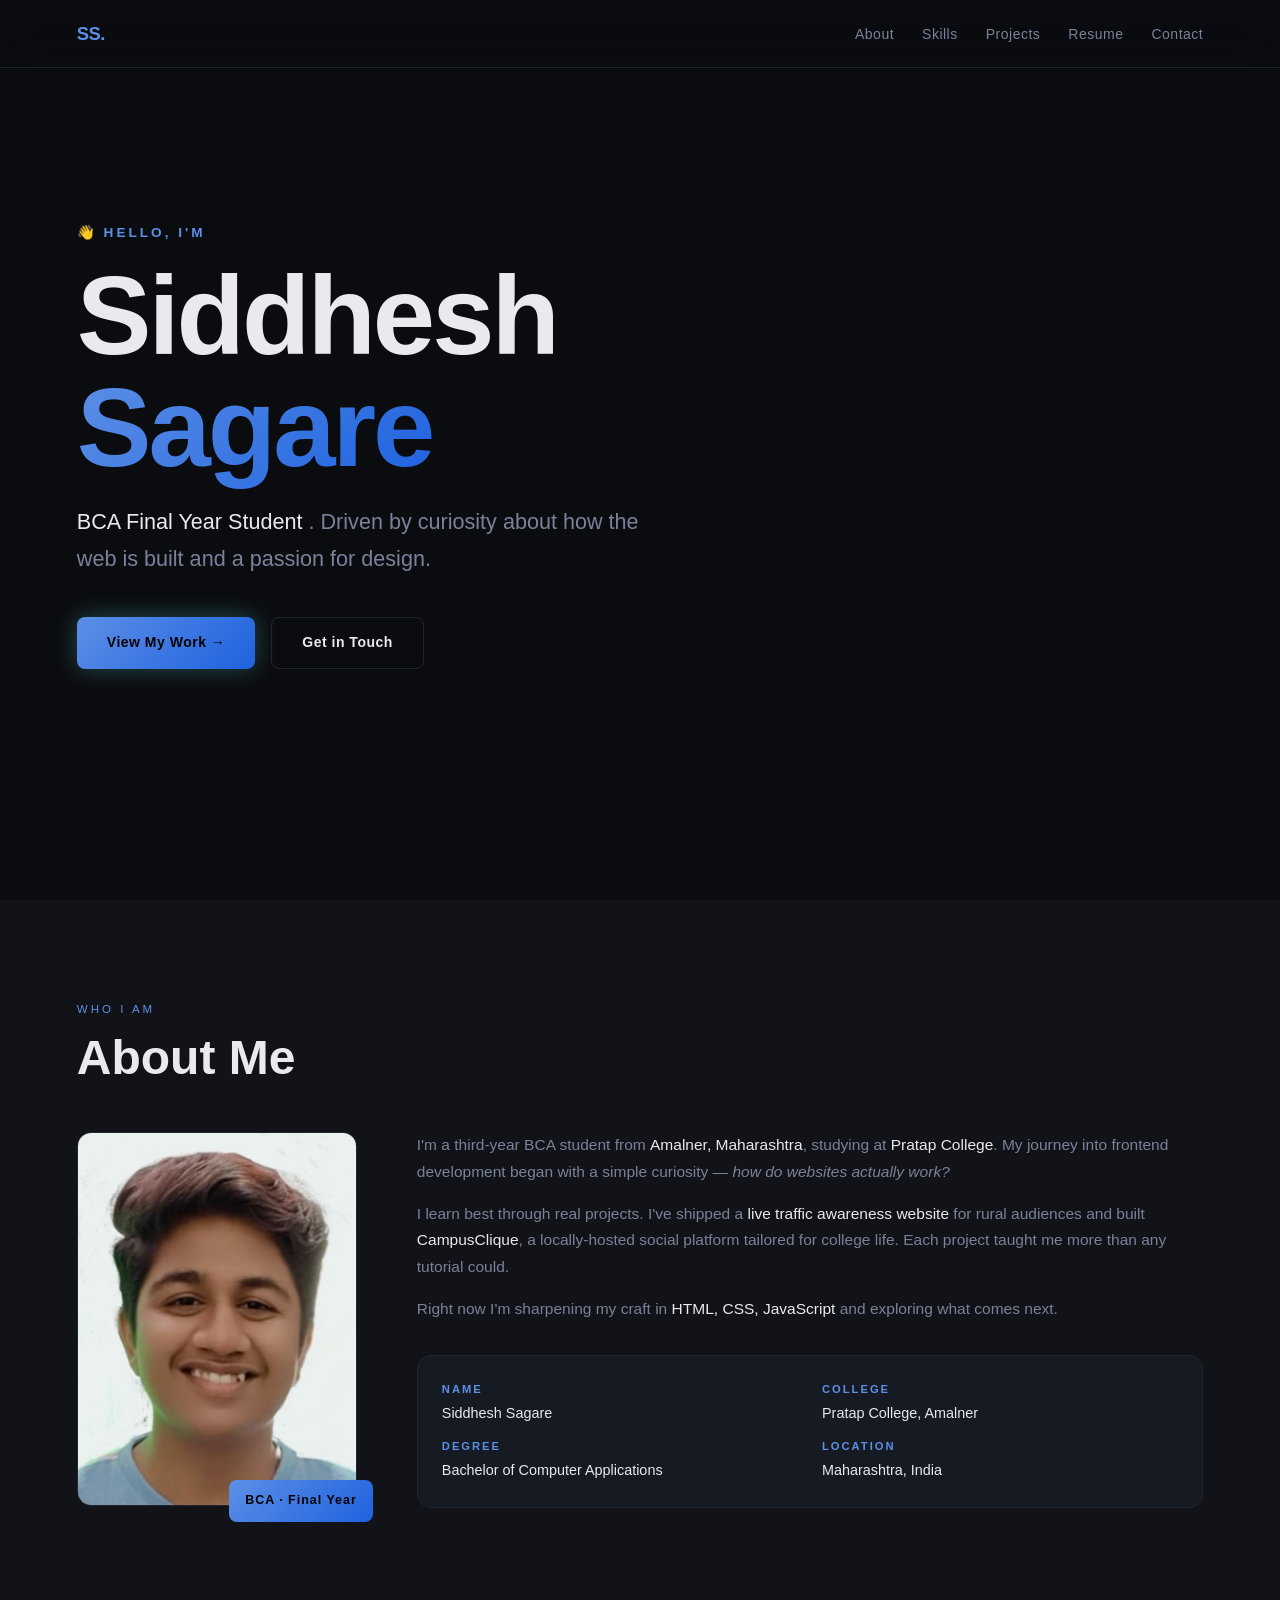
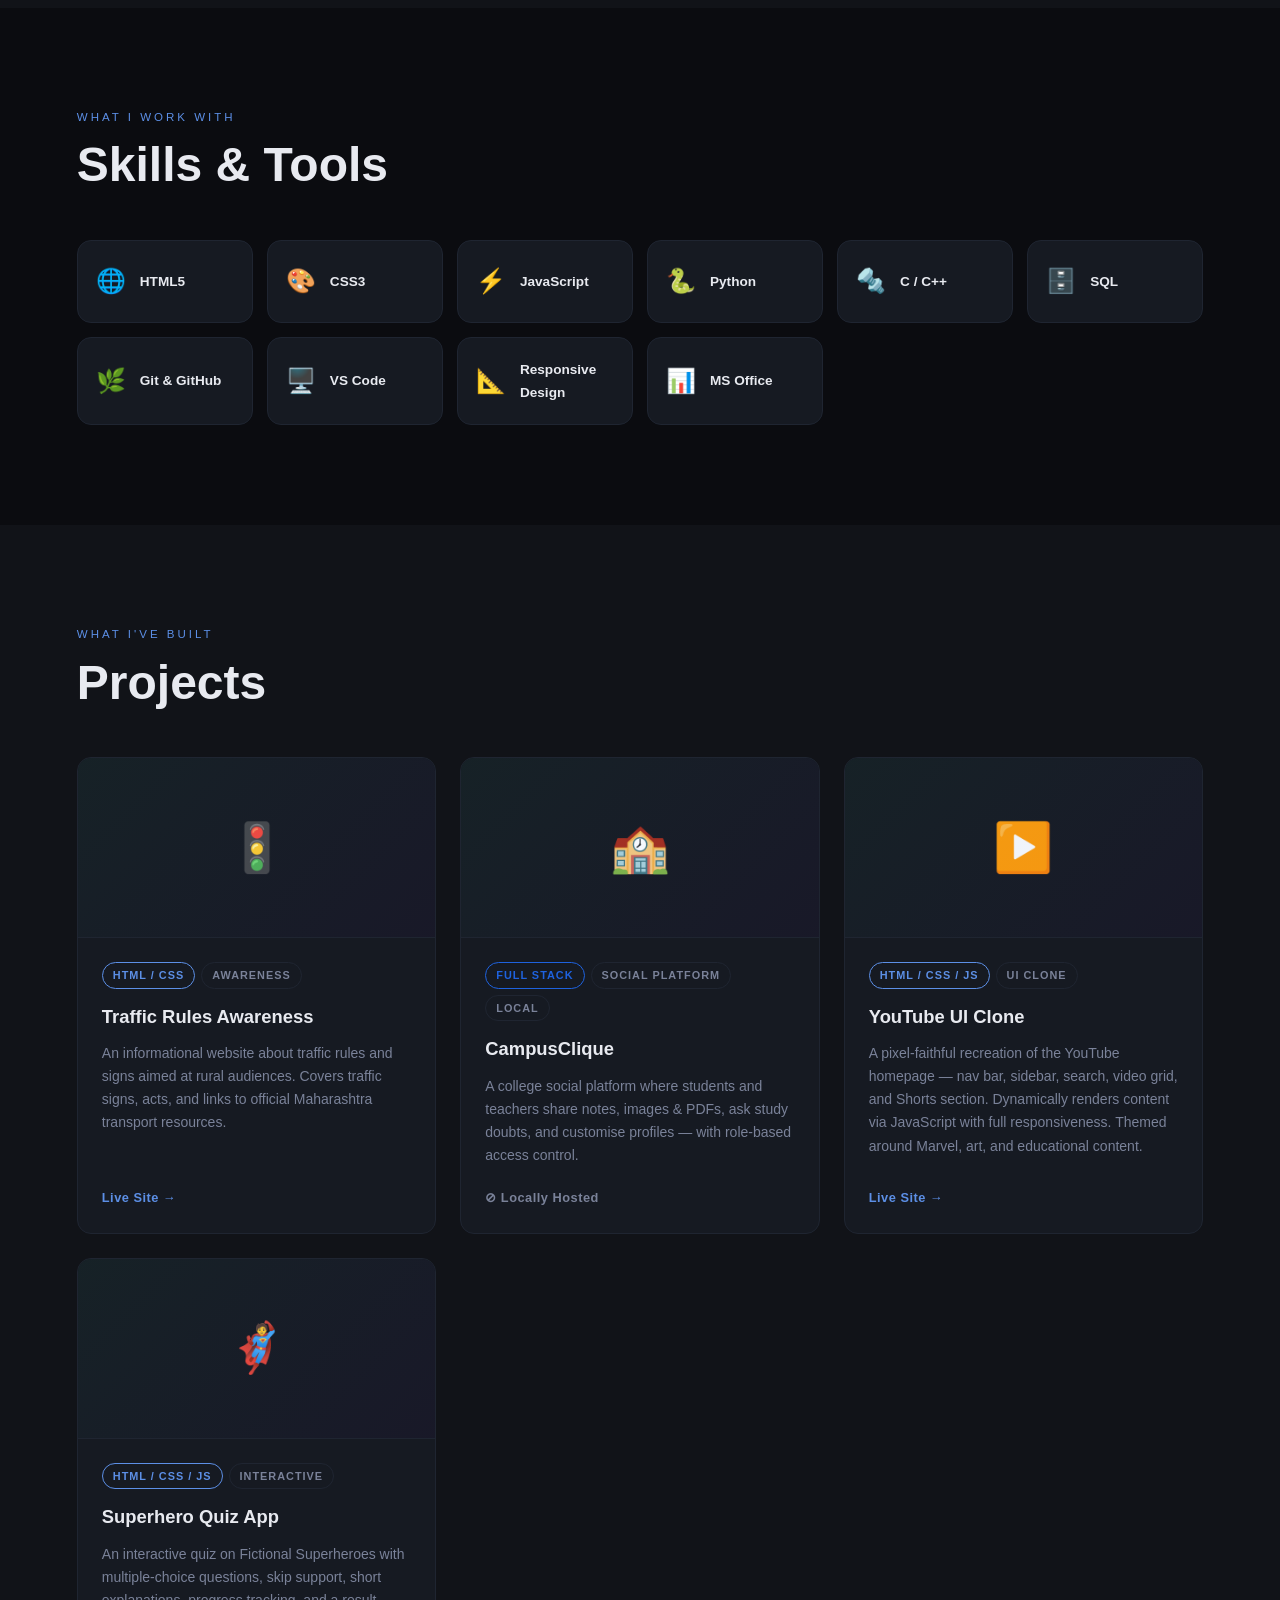
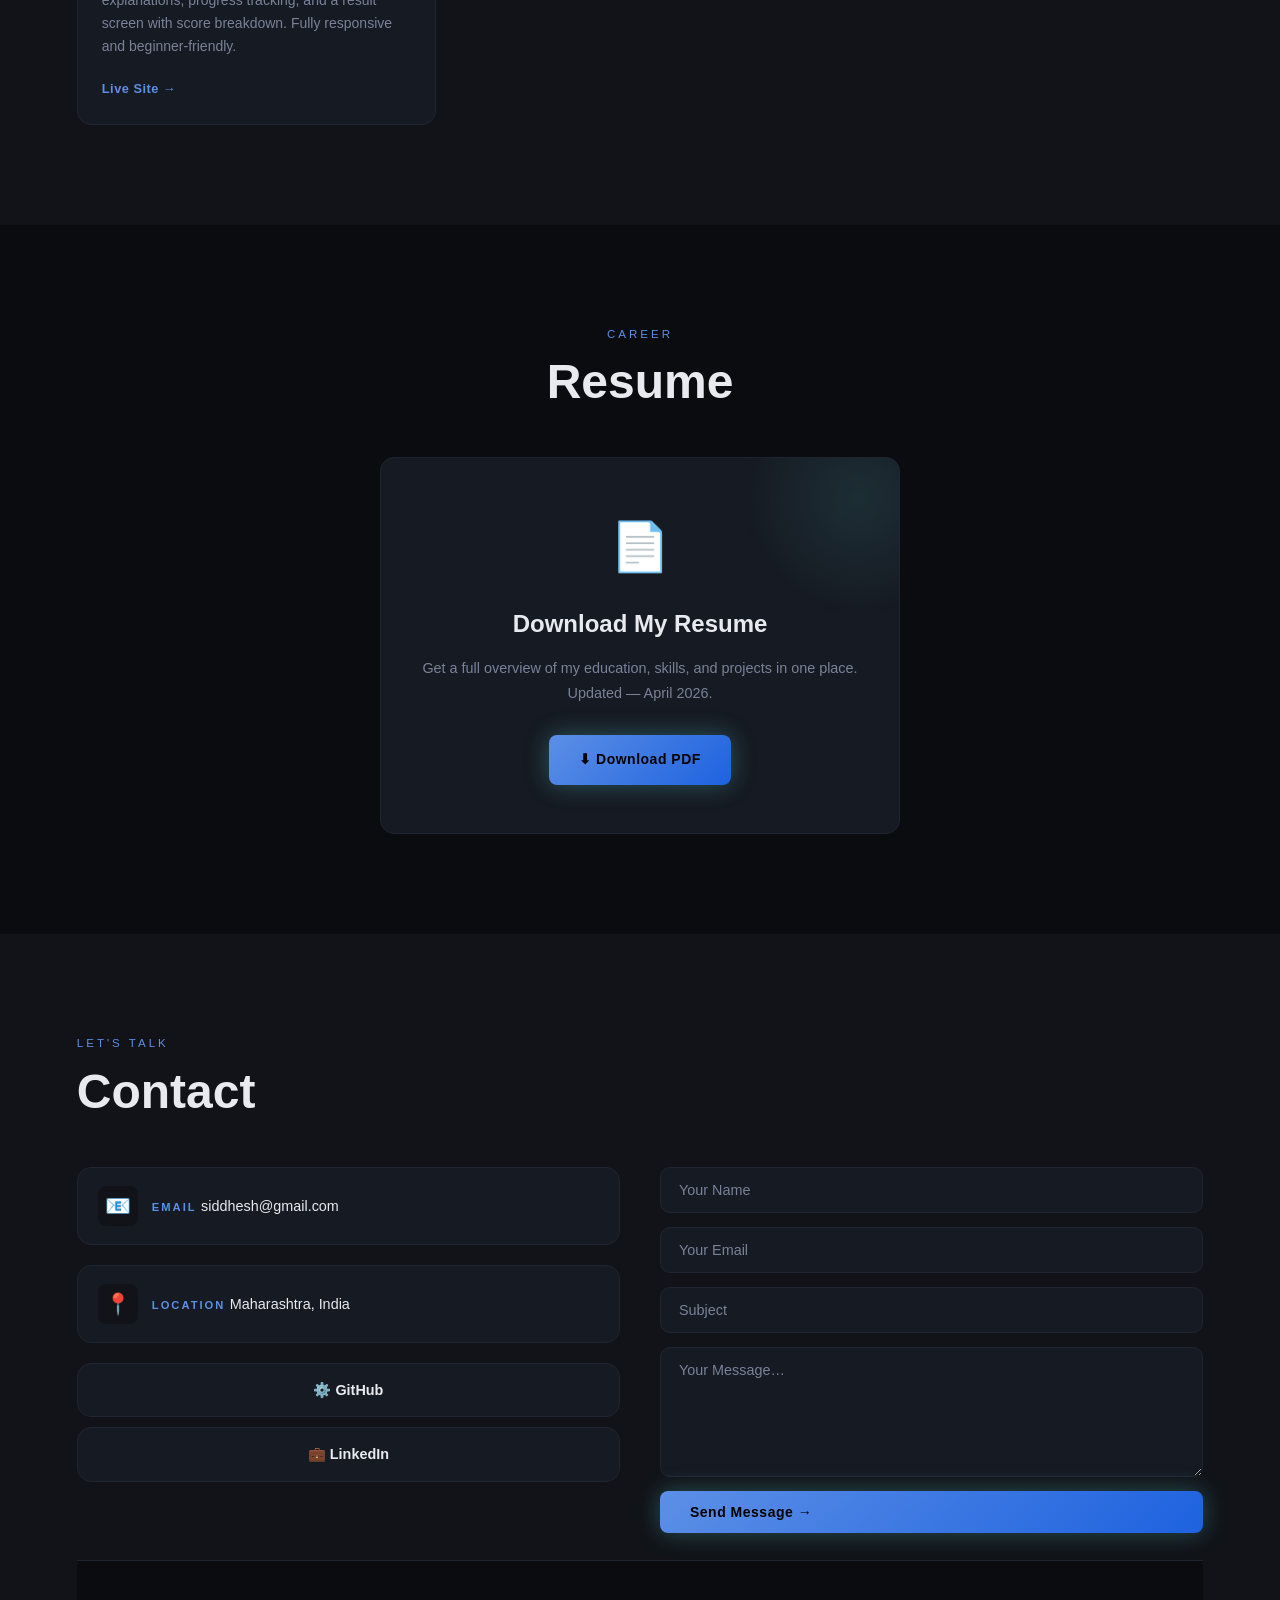
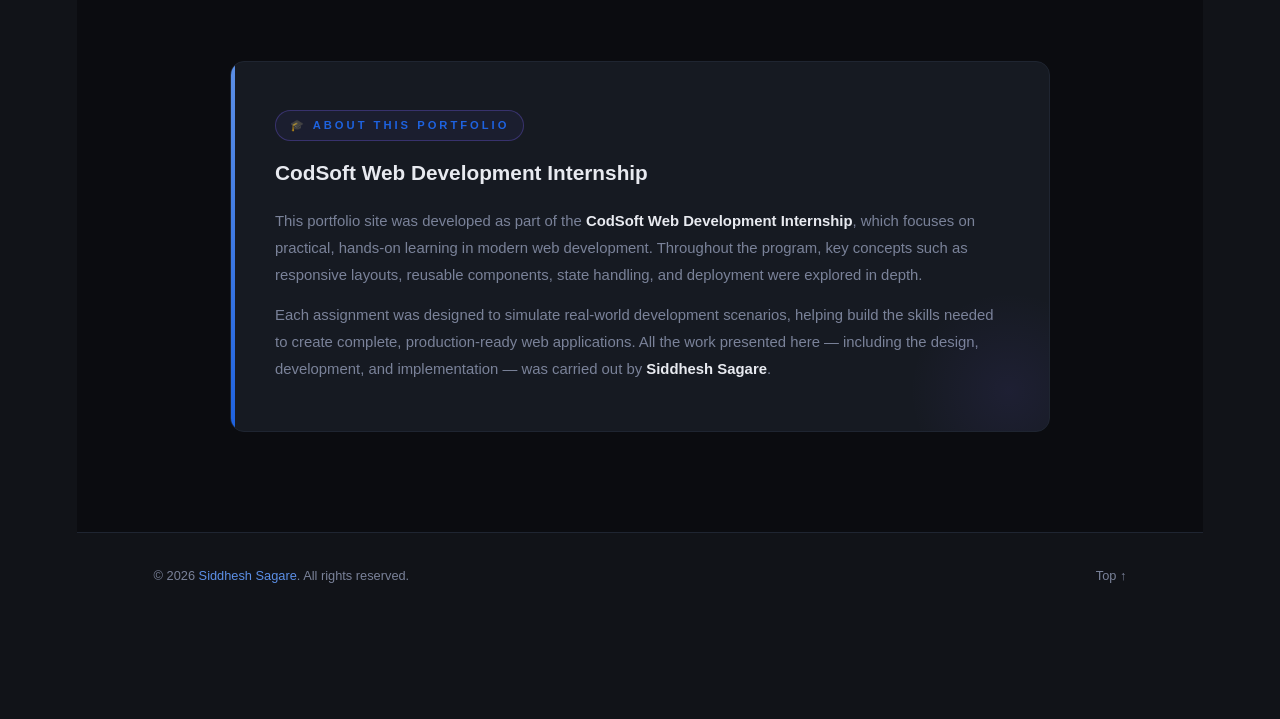
<file: Task1Portfolio/index.html>
<!DOCTYPE html>
<html lang="en">
<head>
  <meta charset="UTF-8" />
  <meta name="viewport" content="width=device-width, initial-scale=1.0"/>
  <title>Siddhesh Sagare — Portfolio</title>

  <!-- Google Fonts -->
  <link rel="preconnect" href="https://fonts.googleapis.com">
<link rel="preconnect" href="https://fonts.gstatic.com" crossorigin>
<link href="https://fonts.googleapis.com/css2?family=Lexend:wght@100..900&display=swap" rel="stylesheet">
  <!-- Stylesheet -->
  <link rel="stylesheet" href="style.css"/>
</head>
<body>

  <nav>
    <div class="nav-logo">SS.</div>
    <ul class="nav-links">
      <li><a href="#about">About</a></li>
      <li><a href="#skills">Skills</a></li>
      <li><a href="#projects">Projects</a></li>
      <li><a href="#resume">Resume</a></li>
      <li><a href="#contact">Contact</a></li>
    </ul>
  </nav>

  <section id="hero">
    <div class="hero-deco"></div>
    <div class="hero-inner">
      <p class="hero-greeting">👋 Hello, I'm</p>
      <h1 class="hero-name">Siddhesh<br/><span>Sagare</span></h1>
      <p class="hero-tag">
        <em>BCA Final Year Student</em> . Driven by curiosity about how the web is built and a passion for design.
      </p>
      <div class="hero-cta">
        <a href="#projects" class="btn btn-primary">View My Work →</a>
        <a href="#contact" class="btn btn-outline">Get in Touch</a>
      </div>
    </div>
  </section>

  <section id="about">
    <p class="section-label reveal">Who I Am</p>
    <h2 class="section-title reveal">About Me</h2>

    <div class="about-grid">

      <!-- Photo -->
      <div class="about-photo-wrap reveal">
        <img src="image.jpg" alt="Siddhesh Sagare" class="about-photo"/>
        <div class="about-photo-badge">BCA · Final Year</div>
      </div>

      <!-- Bio -->
      <div class="about-body reveal">
        <p>
          I'm a third-year BCA student from <strong>Amalner, Maharashtra</strong>, studying at
          <strong>Pratap College</strong>. My journey into frontend development began with a simple
          curiosity — <em>how do websites actually work?</em>
        </p>
        <p>
          I learn best through real projects. I've shipped a <strong>live traffic awareness website</strong>
          for rural audiences and built <strong>CampusClique</strong>, a locally-hosted social platform
          tailored for college life. Each project taught me more than any tutorial could.
        </p>
        <p>
          Right now I'm sharpening my craft in <strong>HTML, CSS, JavaScript</strong> and exploring
          what comes next.
        </p>

        <div class="info-grid">
          <div class="info-item">
            <span class="label">Name</span>
            <span class="value">Siddhesh Sagare</span>
          </div>
          <div class="info-item">
            <span class="label">College</span>
            <span class="value">Pratap College, Amalner</span>
          </div>
          <div class="info-item">
            <span class="label">Degree</span>
            <span class="value">Bachelor of Computer Applications</span>
          </div>
          <div class="info-item">
            <span class="label">Location</span>
            <span class="value">Maharashtra, India</span>
          </div>
        </div>
      </div>

    </div>
  </section>

  <!-- skills -->
  <section id="skills">
    <p class="section-label reveal">What I Work With</p>
    <h2 class="section-title reveal">Skills & Tools</h2>

    <div class="skills-grid">
      <div class="skill-card reveal"><span class="skill-icon">🌐</span><span class="skill-name">HTML5</span></div>
      <div class="skill-card reveal"><span class="skill-icon">🎨</span><span class="skill-name">CSS3</span></div>
      <div class="skill-card reveal"><span class="skill-icon">⚡</span><span class="skill-name">JavaScript</span></div>
      <div class="skill-card reveal"><span class="skill-icon">🐍</span><span class="skill-name">Python</span></div>
      <div class="skill-card reveal"><span class="skill-icon">🔩</span><span class="skill-name">C / C++</span></div>
      <div class="skill-card reveal"><span class="skill-icon">🗄️</span><span class="skill-name">SQL</span></div>
      <div class="skill-card reveal"><span class="skill-icon">🌿</span><span class="skill-name">Git & GitHub</span></div>
      <div class="skill-card reveal"><span class="skill-icon">🖥️</span><span class="skill-name">VS Code</span></div>
      <div class="skill-card reveal"><span class="skill-icon">📐</span><span class="skill-name">Responsive Design</span></div>
      <div class="skill-card reveal"><span class="skill-icon">📊</span><span class="skill-name">MS Office</span></div>
    </div>
  </section>

  <!-- My Projects -->
  <section id="projects">
    <p class="section-label reveal">What I've Built</p>
    <h2 class="section-title reveal">Projects</h2>

    <div class="projects-grid">

      <!-- Traffic Rules -->
      <div class="project-card reveal">
        <div class="project-thumb">🚦</div>
        <div class="project-body">
          <div class="project-tags">
            <span class="tag accent">HTML / CSS</span>
            <span class="tag">Awareness</span>
          </div>
          <h3 class="project-title">Traffic Rules Awareness</h3>
          <p class="project-desc">
            An informational website about traffic rules and signs aimed at rural audiences.
            Covers traffic signs, acts, and links to official Maharashtra transport resources.
          </p>
          <a href="https://siddhesh24705.github.io/TrafficRulesWebsite/index.html" target="_blank" class="project-link">
            Live Site →
          </a>
        </div>
      </div>

      <!-- CampusClique -->
      <div class="project-card reveal">
        <div class="project-thumb">🏫</div>
        <div class="project-body">
          <div class="project-tags">
            <span class="tag purple">Full Stack</span>
            <span class="tag">Social Platform</span>
            <span class="tag">Local</span>
          </div>
          <h3 class="project-title">CampusClique</h3>
          <p class="project-desc">
            A college social platform where students and teachers share notes, images & PDFs,
            ask study doubts, and customise profiles — with role-based access control.
          </p>
          <span class="project-link local">⊘ Locally Hosted</span>
        </div>
      </div>

      <!-- YT Clone -->
      <div class="project-card reveal">
        <div class="project-thumb">▶️</div>
        <div class="project-body">
          <div class="project-tags">
            <span class="tag accent">HTML / CSS / JS</span>
            <span class="tag">UI Clone</span>
          </div>
          <h3 class="project-title">YouTube UI Clone</h3>
          <p class="project-desc">
            A pixel-faithful recreation of the YouTube homepage — nav bar, sidebar, search,
            video grid, and Shorts section. Dynamically renders content via JavaScript with
            full responsiveness. Themed around Marvel, art, and educational content.
          </p>
          <a href="https://siddhesh24705.github.io/InternSpark-Internship/Task-3-YouTube-UI-Clone/" target="_blank" class="project-link">
            Live Site →
          </a>
        </div>
      </div>

      <!-- Quiz App -->
      <div class="project-card reveal">
        <div class="project-thumb">🦸</div>
        <div class="project-body">
          <div class="project-tags">
            <span class="tag accent">HTML / CSS / JS</span>
            <span class="tag">Interactive</span>
          </div>
          <h3 class="project-title">Superhero Quiz App</h3>
          <p class="project-desc">
            An interactive quiz on Fictional Superheroes with multiple-choice questions, skip
            support, short explanations, progress tracking, and a result screen with score breakdown.
            Fully responsive and beginner-friendly.
          </p>
          <a href="https://siddhesh24705.github.io/InternSpark-Internship/Task-2-Quiz-App/" target="_blank" class="project-link">
            Live Site →
          </a>
        </div>
      </div>

    </div>
  </section>

  <!-- PDF section -->
  <section id="resume">
    <p class="section-label reveal">Career</p>
    <h2 class="section-title reveal">Resume</h2>

    <div class="resume-box reveal">
      <div class="resume-icon">📄</div>
      <h3>Download My Resume</h3>
      <p>
        Get a full overview of my education, skills, and projects in one place.
        Updated — April 2026.
      </p>
      <!-- Since it's just for a project I did not added any pdf -->
      <a href="resume.pdf" download class="btn btn-primary" style="display:inline-flex;">
        ⬇ Download PDF
      </a>
    </div>
  </section>

  <section id="contact">
    <p class="section-label reveal">Let's Talk</p>
    <h2 class="section-title reveal">Contact</h2>

    <div class="contact-grid">

  <div class="contact-info reveal">

    <div class="contact-item">
      <div class="contact-icon">📧</div>
      <div class="contact-detail">
        <span class="clabel">Email</span>
        <span class="cval">siddhesh@gmail.com</span>
      </div>
    </div>

    <div class="contact-item">
      <div class="contact-icon">📍</div>
      <div class="contact-detail">
        <span class="clabel">Location</span>
        <span class="cval">Maharashtra, India</span>
      </div>
    </div>

    <a href="https://github.com/siddhesh24705" target="_blank" class="contact-btn">
      <span>⚙️ GitHub</span>
    </a>

    <a href="https://www.linkedin.com/in/siddhesh-sagare-849714330/" target="_blank" class="contact-btn linkedin">
      <span>💼 LinkedIn</span>
    </a>

  </div>

  <div class="reveal">
    <div class="contact-form">
      <input type="text" placeholder="Your Name" />
      <input type="email" placeholder="Your Email" />
      <input type="text" placeholder="Subject" />
      <textarea placeholder="Your Message…"></textarea>
      <button class="btn btn-primary" style="border:none;">Send Message →</button>
    </div>
  </div>

</div>
<br>
  <!-- ── INTERNSHIP NOTE ───────────────────────────────────────── -->
  <section id="internship-note">
    <div class="note-box reveal">
      <div class="note-eyebrow">🎓 About This Portfolio</div>
      <h3>CodSoft Web Development Internship</h3>
      <p>
        This portfolio site was developed as part of the <strong>CodSoft Web Development Internship</strong>,
        which focuses on practical, hands-on learning in modern web development. Throughout the program,
        key concepts such as responsive layouts, reusable components, state handling, and deployment
        were explored in depth.
      </p>
      <p>
        Each assignment was designed to simulate real-world development scenarios, helping build the
        skills needed to create complete, production-ready web applications. All the work presented
        here — including the design, development, and implementation — was carried out by
        <strong>Siddhesh Sagare</strong>.
      </p>
    </div>
  </section>

  <!-- ── FOOTER ─────────────────────────────────────────────────── -->
  <footer>
    <p class="footer-copy">
      © 2026 <span>Siddhesh Sagare</span>. All rights reserved.
    </p>
    <div class="footer-links">
      <a href="#hero">Top ↑</a>
    </div>
  </footer>

  <!-- JavaScript -->
  <script src="script.js"></script>

</body>
</html>
</file>
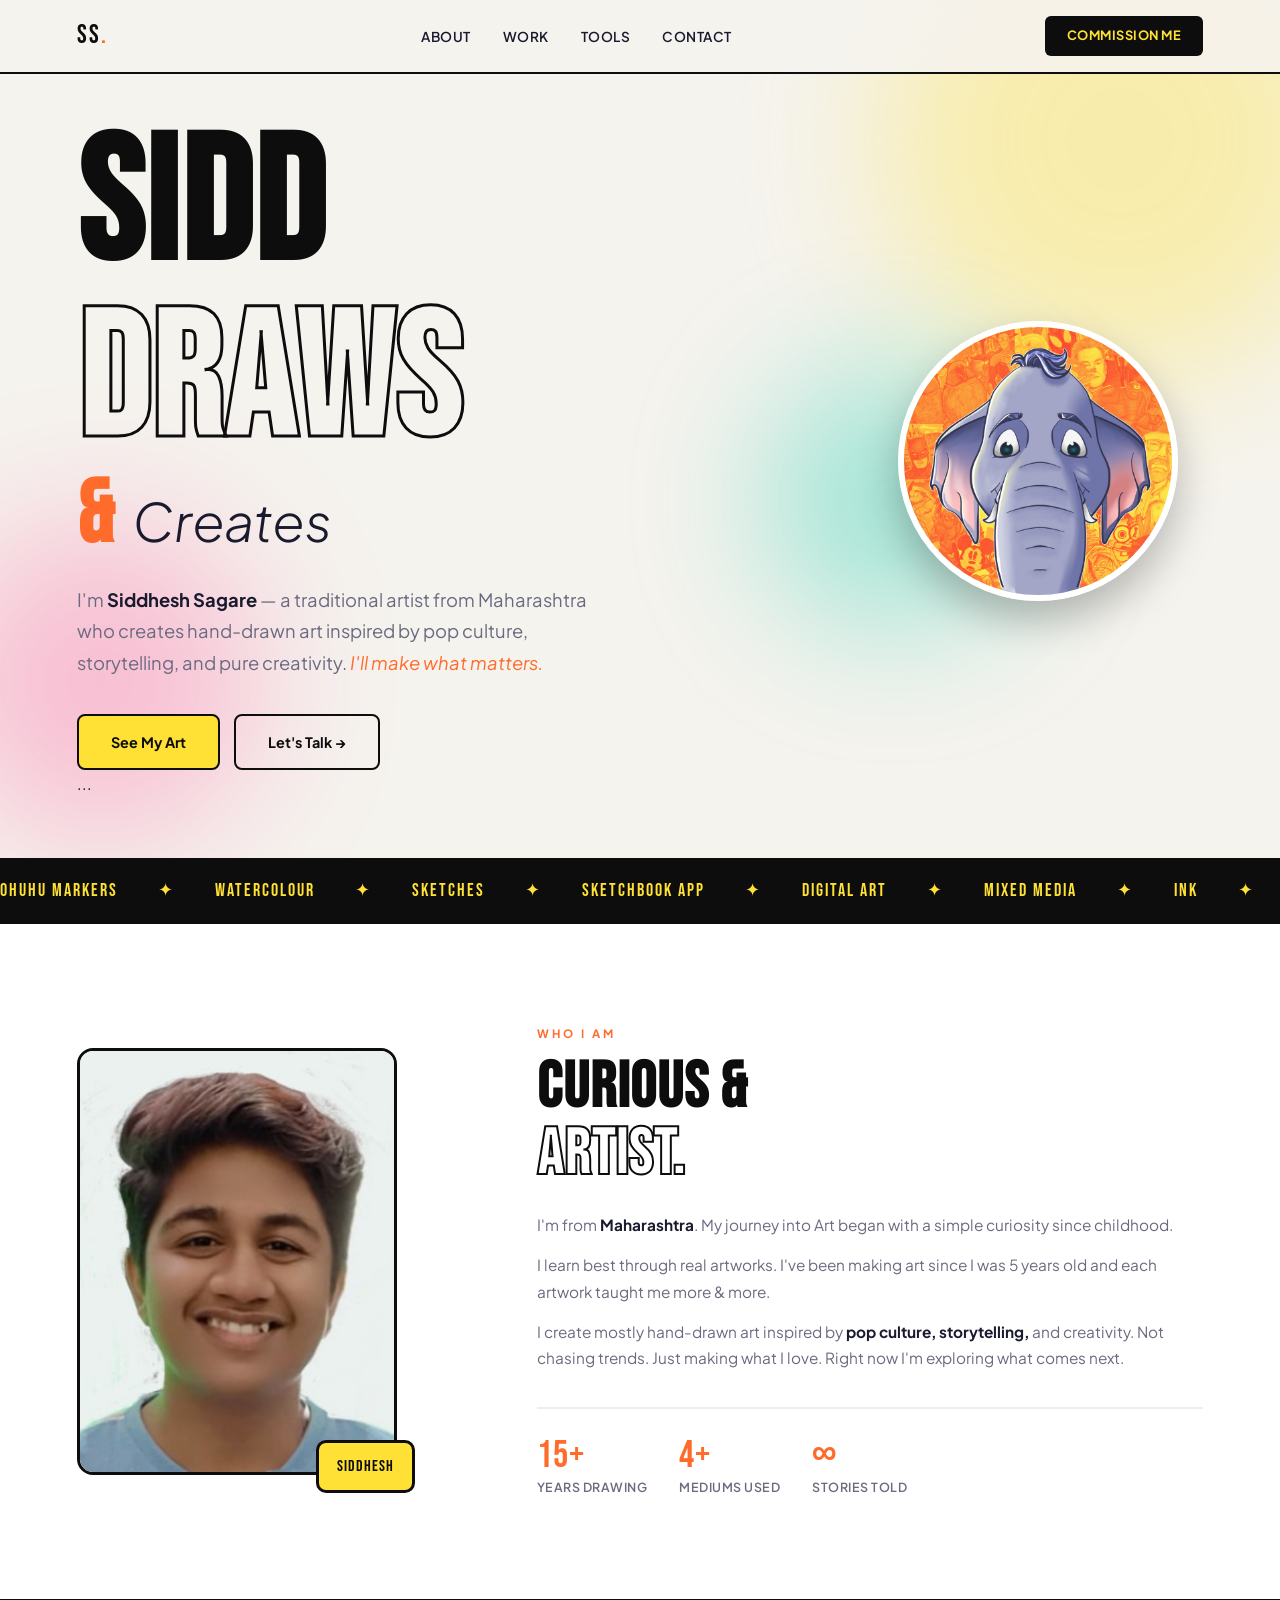
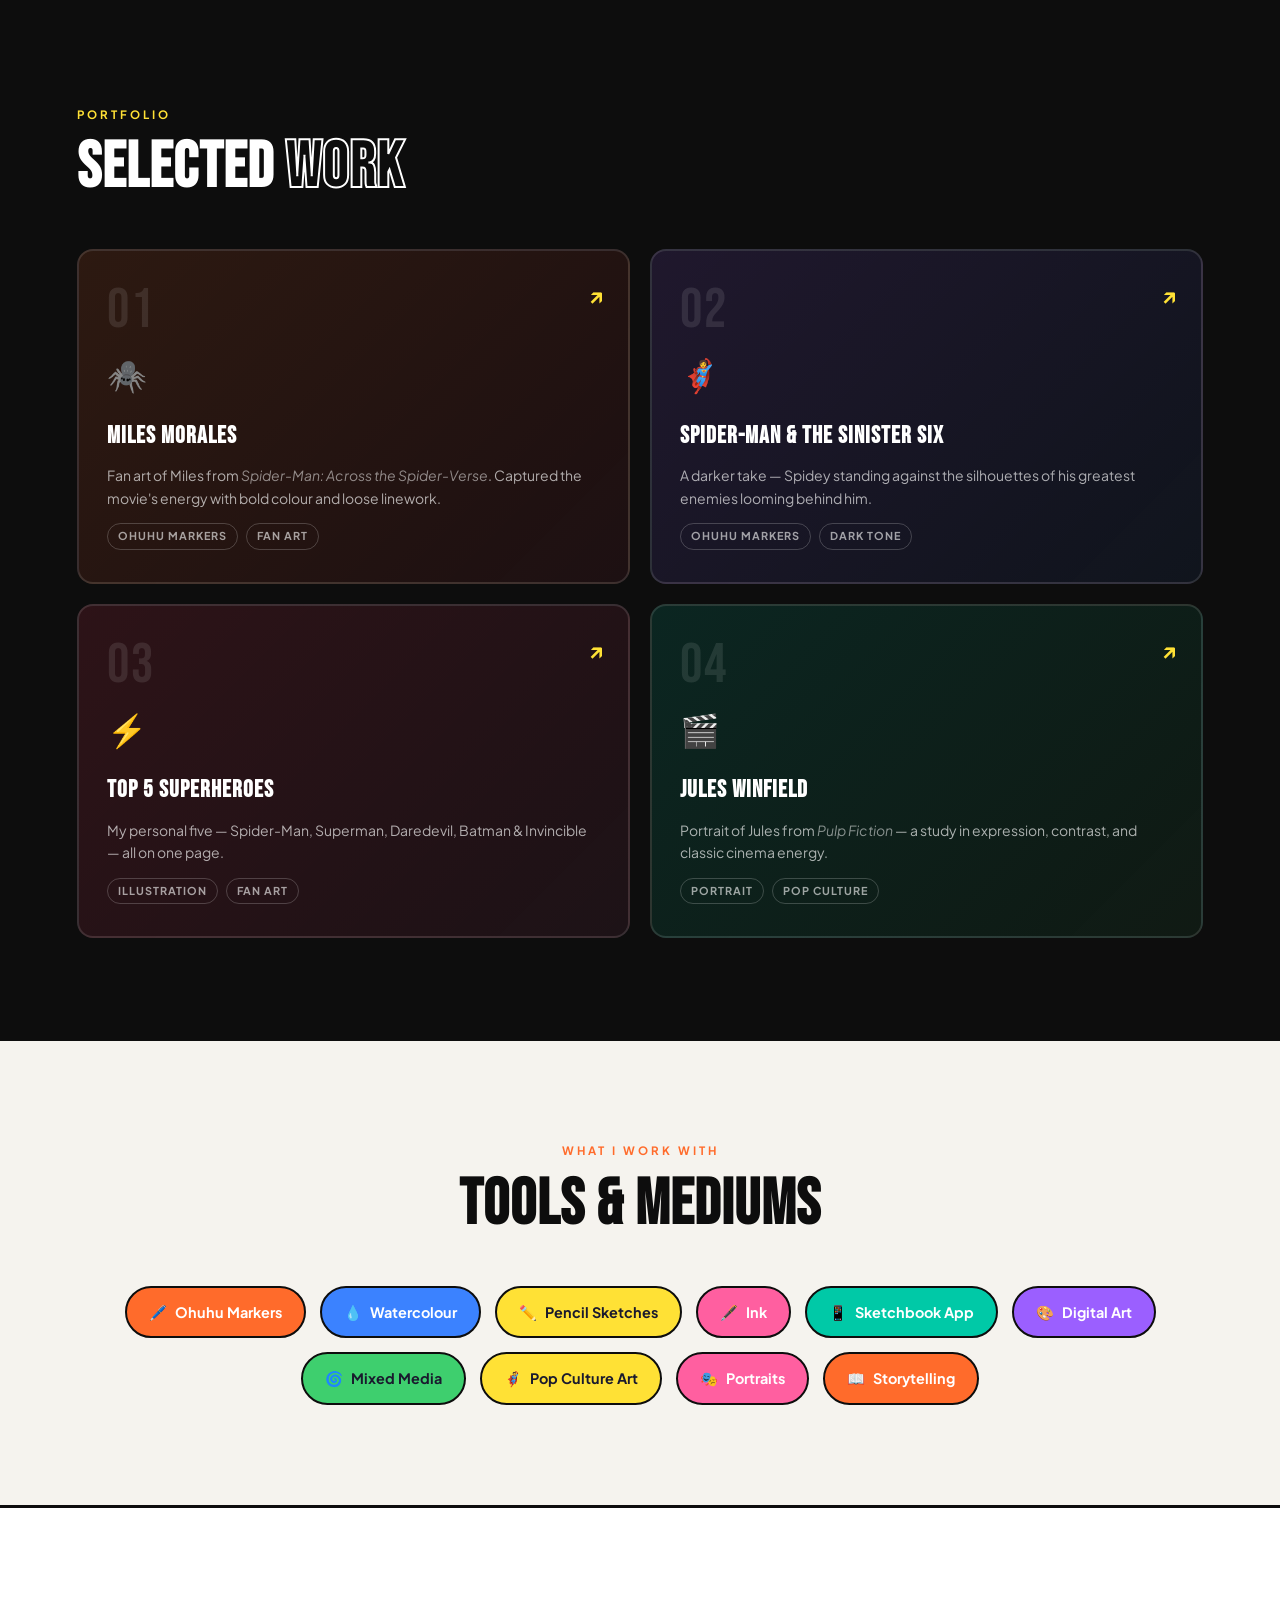
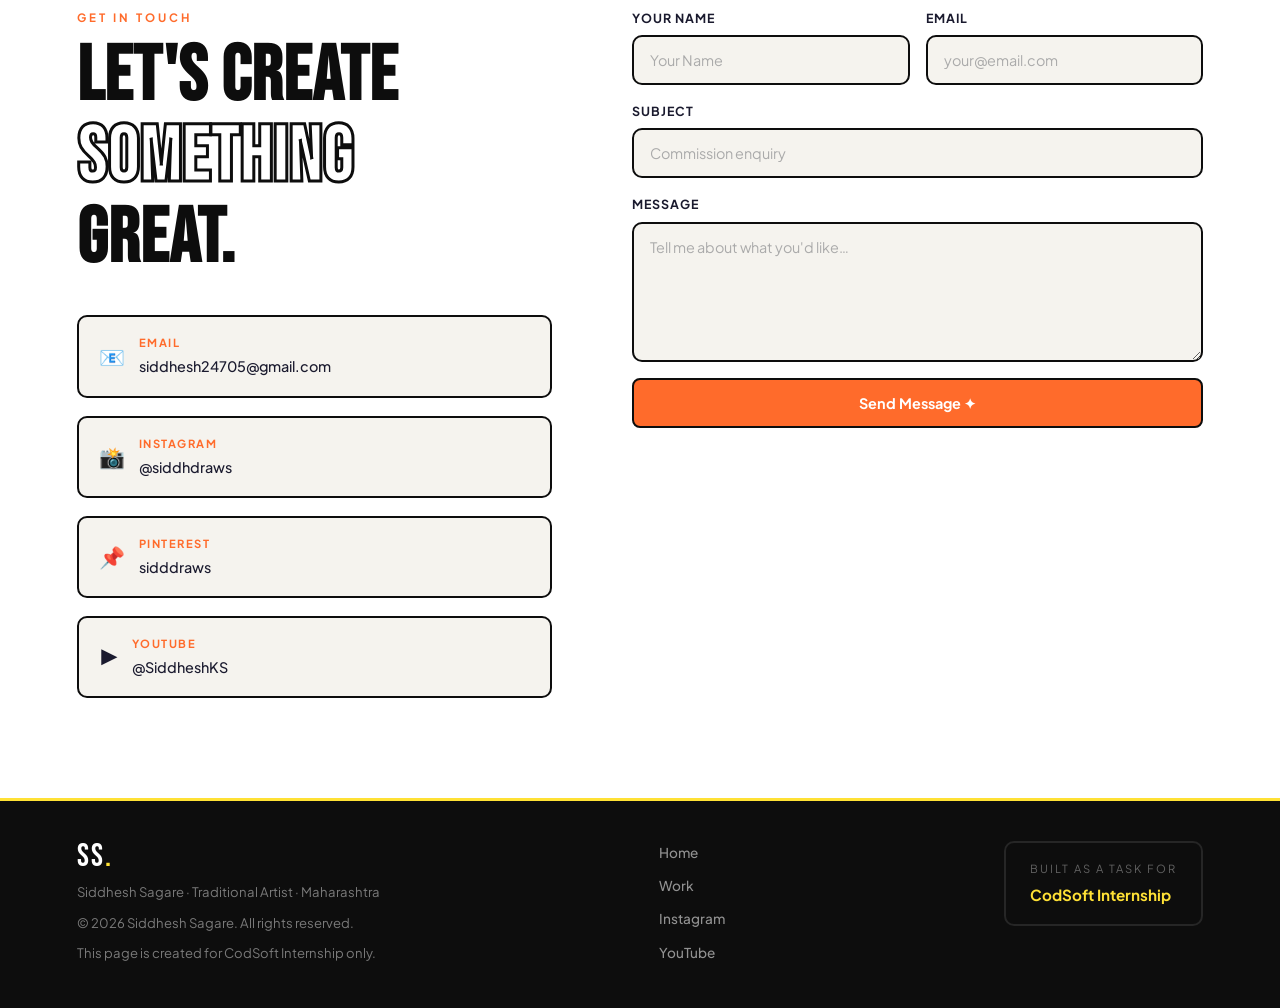
<file: Task2LandingPage/index.html>
<!DOCTYPE html>
<html lang="en">
<head>
  <meta charset="UTF-8"/>
  <meta name="viewport" content="width=device-width, initial-scale=1.0"/>
  <title>Siddhesh Sagare — Artist</title>
  <link href="https://fonts.googleapis.com/css2?family=Bebas+Neue&family=Plus+Jakarta+Sans:ital,wght@0,300;0,400;0,500;0,700;1,300&display=swap" rel="stylesheet"/>
  <link rel="stylesheet" href="./Landing-style.css"/>
</head>
<body>

  <nav>
    <div class="nav-logo">SS<span>.</span></div>
    <ul class="nav-links">
      <li><a href="#about">About</a></li>
      <li><a href="#work">Work</a></li>
      <li><a href="#skills">Tools</a></li>
      <li><a href="#contact">Contact</a></li>
    </ul>
    <a href="#contact" class="nav-cta">Commission Me</a>
  </nav>

  <!-- Hero Section -->
  <section id="hero">
    <div class="hero-bg-blobs">
      <div class="blob blob-1"></div>
      <div class="blob blob-2"></div>
      <div class="blob blob-3"></div>
    </div>
      <h1 class="hero-title">
        <span class="line-1">SIDD</span>
        <span class="line-2">DRAWS</span>
        <span class="line-3">&amp; <em>Creates</em></span>
      </h1>
      <p class="hero-sub">
        I'm <strong>Siddhesh Sagare</strong> — a traditional artist from Maharashtra who
        creates hand-drawn art inspired by pop culture, storytelling, and pure creativity.
        <em>I'll make what matters.</em>
      </p>
      <div class="hero-actions">
        <a href="#work" class="btn btn-fill">See My Art</a>
        <a href="#contact" class="btn btn-ghost">Let's Talk →</a>
      </div>
    </div>
    <div class="hero-content">
  ...
</div>

<div class="hero-mascot">
  <img src="Sidd Draws.png" alt="Sidd's Mascot"/>
</div>

    <!-- Used duplicate for these to look seamless -->
    <div class="hero-ticker">
      <div class="ticker-track">
        <span>Ohuhu Markers</span><span>✦</span>
        <span>Watercolour</span><span>✦</span>
        <span>Sketches</span><span>✦</span>
        <span>Sketchbook App</span><span>✦</span>
        <span>Digital Art</span><span>✦</span>
        <span>Mixed Media</span><span>✦</span>
        <span>Ink</span><span>✦</span>
        <span>Pop Culture</span><span>✦</span>
        <span>Ohuhu Markers</span><span>✦</span>
        <span>Watercolour</span><span>✦</span>
        <span>Sketches</span><span>✦</span>
        <span>Sketchbook App</span><span>✦</span>
        <span>Digital Art</span><span>✦</span>
        <span>Mixed Media</span><span>✦</span>
        <span>Ink</span><span>✦</span>
        <span>Pop Culture</span><span>✦</span>
      </div>
    </div>
  </section>

  <!-- about -->
  <section id="about">
    <div class="about-left">
      <div class="about-img-wrap">
        <img src="image.jpg" alt="Siddhesh Sagare" class="about-img"/>
        <div class="img-badge">Siddhesh</div>
        <div class="img-deco-ring"></div>
      </div>
    </div>

    <div class="about-right">
      <p class="section-eyebrow">Who I Am</p>
      <h2 class="section-heading">Curious &amp; <br/><span>Artist.</span></h2>
      <p class="about-text">
        I'm from <strong>Maharashtra</strong>. My journey into Art began with a simple
        curiosity since childhood.
      </p>
      <p class="about-text">
        I learn best through real artworks. I've been making art since I was 5 years old
        and each artwork taught me more &amp; more.
      </p>
      <p class="about-text">
        I create mostly hand-drawn art inspired by <strong>pop culture, storytelling,</strong>
        and creativity. Not chasing trends. Just making what I love.
        Right now I'm exploring what comes next.
      </p>

      <div class="about-stats">
        <div class="stat">
          <span class="stat-num">15+</span>
          <span class="stat-label">Years Drawing</span>
        </div>
        <div class="stat">
          <span class="stat-num">4+</span>
          <span class="stat-label">Mediums Used</span>
        </div>
        <div class="stat">
          <span class="stat-num">∞</span>
          <span class="stat-label">Stories Told</span>
        </div>
      </div>
    </div>
  </section>

  <!-- work -->
  <section id="work">
    <div class="work-header">
      <p class="section-eyebrow">Portfolio</p>
      <h2 class="section-heading">Selected <span>Work</span></h2>
    </div>

    <div class="work-grid">

      <a href="https://pin.it/4pFc9XEiw" target="_blank" class="work-card wc-orange">
        <div class="wc-number">01</div>
        <div class="wc-emoji">🕷️</div>
        <div class="wc-body">
          <h3>Miles Morales</h3>
          <p>Fan art of Miles from <em>Spider-Man: Across the Spider-Verse</em>. Captured the movie's energy with bold colour and loose linework.</p>
          <div class="wc-tags"><span>Ohuhu Markers</span><span>Fan Art</span></div>
        </div>
        <div class="wc-arrow">↗</div>
      </a>

      <a href="https://pin.it/7Cn7TcxVR" target="_blank" class="work-card wc-purple">
        <div class="wc-number">02</div>
        <div class="wc-emoji">🦸</div>
        <div class="wc-body">
          <h3>Spider-Man &amp; The Sinister Six</h3>
          <p>A darker take — Spidey standing against the silhouettes of his greatest enemies looming behind him.</p>
          <div class="wc-tags"><span>Ohuhu Markers</span><span>Dark Tone</span></div>
        </div>
        <div class="wc-arrow">↗</div>
      </a>

      <a href="https://www.instagram.com/siddhdraws/p/DJD36uYTCyK/" target="_blank" class="work-card wc-red">
        <div class="wc-number">03</div>
        <div class="wc-emoji">⚡</div>
        <div class="wc-body">
          <h3>Top 5 Superheroes</h3>
          <p>My personal five — Spider-Man, Superman, Daredevil, Batman &amp; Invincible — all on one page.</p>
          <div class="wc-tags"><span>Illustration</span><span>Fan Art</span></div>
        </div>
        <div class="wc-arrow">↗</div>
      </a>

      <a href="https://www.instagram.com/siddhdraws/p/C-nLR69qb-f/" target="_blank" class="work-card wc-teal">
        <div class="wc-number">04</div>
        <div class="wc-emoji">🎬</div>
        <div class="wc-body">
          <h3>Jules Winfield</h3>
          <p>Portrait of Jules from <em>Pulp Fiction</em> — a study in expression, contrast, and classic cinema energy.</p>
          <div class="wc-tags"><span>Portrait</span><span>Pop Culture</span></div>
        </div>
        <div class="wc-arrow">↗</div>
      </a>

    </div>
  </section>

  <!-- skills section -->
  <section id="skills">
    <p class="section-eyebrow" style="text-align:center;">What I Work With</p>
    <h2 class="section-heading" style="text-align:center; margin-bottom:48px;">Tools &amp; Mediums</h2>
    <div class="skills-wrap">
      <div class="skill-pill sp-orange"><span>🖊️</span> Ohuhu Markers</div>
      <div class="skill-pill sp-blue"><span>💧</span> Watercolour</div>
      <div class="skill-pill sp-yellow"><span>✏️</span> Pencil Sketches</div>
      <div class="skill-pill sp-pink"><span>🖋️</span> Ink</div>
      <div class="skill-pill sp-teal"><span>📱</span> Sketchbook App</div>
      <div class="skill-pill sp-purple"><span>🎨</span> Digital Art</div>
      <div class="skill-pill sp-green"><span>🌀</span> Mixed Media</div>
      <div class="skill-pill sp-yellow"><span>🦸</span> Pop Culture Art</div>
      <div class="skill-pill sp-pink"><span>🎭</span> Portraits</div>
      <div class="skill-pill sp-orange"><span>📖</span> Storytelling</div>
    </div>
  </section>

  <!-- contact -->
  <section id="contact">
    <div class="contact-inner">
      <div class="contact-left">
        <p class="section-eyebrow">Get In Touch</p>
        <h2 class="contact-heading">Let's create<br/><span>something</span><br/>great.</h2>
        <div class="contact-details">
          <div class="cd-item">
            <span class="cd-icon">📧</span>
            <div>
              <span class="cd-label">Email</span>
              <span class="cd-val">siddhesh24705@gmail.com</span>
            </div>
          </div>
          <div class="cd-item">
            <span class="cd-icon">📸</span>
            <div>
              <span class="cd-label">Instagram</span>
              <a class="cd-val cd-link" href="https://www.instagram.com/siddhdraws/" target="_blank">@siddhdraws</a>
            </div>
          </div>
          <div class="cd-item">
            <span class="cd-icon">📌</span>
            <div>
              <span class="cd-label">Pinterest</span>
              <a class="cd-val cd-link" href="https://www.pinterest.com/sidddraws/" target="_blank">sidddraws</a>
            </div>
          </div>
          <div class="cd-item">
            <span class="cd-icon">▶️</span>
            <div>
              <span class="cd-label">YouTube</span>
              <a class="cd-val cd-link" href="https://www.youtube.com/@SiddheshKS" target="_blank">@SiddheshKS</a>
            </div>
          </div>
        </div>
      </div>

      <div class="contact-right">
        <div class="contact-form">
          <div class="form-row">
            <div class="form-group">
              <label>Your Name</label>
              <input type="text" placeholder="Your Name"/>
            </div>
            <div class="form-group">
              <label>Email</label>
              <input type="email" placeholder="your@email.com"/>
            </div>
          </div>
          <div class="form-group">
            <label>Subject</label>
            <input type="text" placeholder="Commission enquiry"/>
          </div>
          <div class="form-group">
            <label>Message</label>
            <textarea placeholder="Tell me about what you'd like…"></textarea>
          </div>
          <button class="btn btn-fill btn-full">Send Message ✦</button>
        </div>
      </div>
    </div>
  </section>

  <!-- footer -->
  <footer>
    <div class="footer-inner">
      <div class="footer-left">
        <div class="footer-logo">SS<span>.</span></div>
        <p>Siddhesh Sagare · Traditional Artist · Maharashtra</p>
        <p class="footer-copy">© 2026 Siddhesh Sagare. All rights reserved.</p>
        <p class="footer-copy">This page is created for CodSoft Internship only.</p>
      </div>
      <div class="footer-links">
        <a href="#hero">Home</a>
        <a href="#work">Work</a>
        <a href="https://www.instagram.com/siddhdraws/" target="_blank">Instagram</a>
        <a href="https://www.youtube.com/@SiddheshKS" target="_blank">YouTube</a>
      </div>
      <div class="footer-badge">
        <span>Built as a task for</span>
        <strong>CodSoft Internship</strong>
      </div>
    </div>
  </footer>

  <script src="./Landing-script.js"></script>
</body>
</html>
</file>
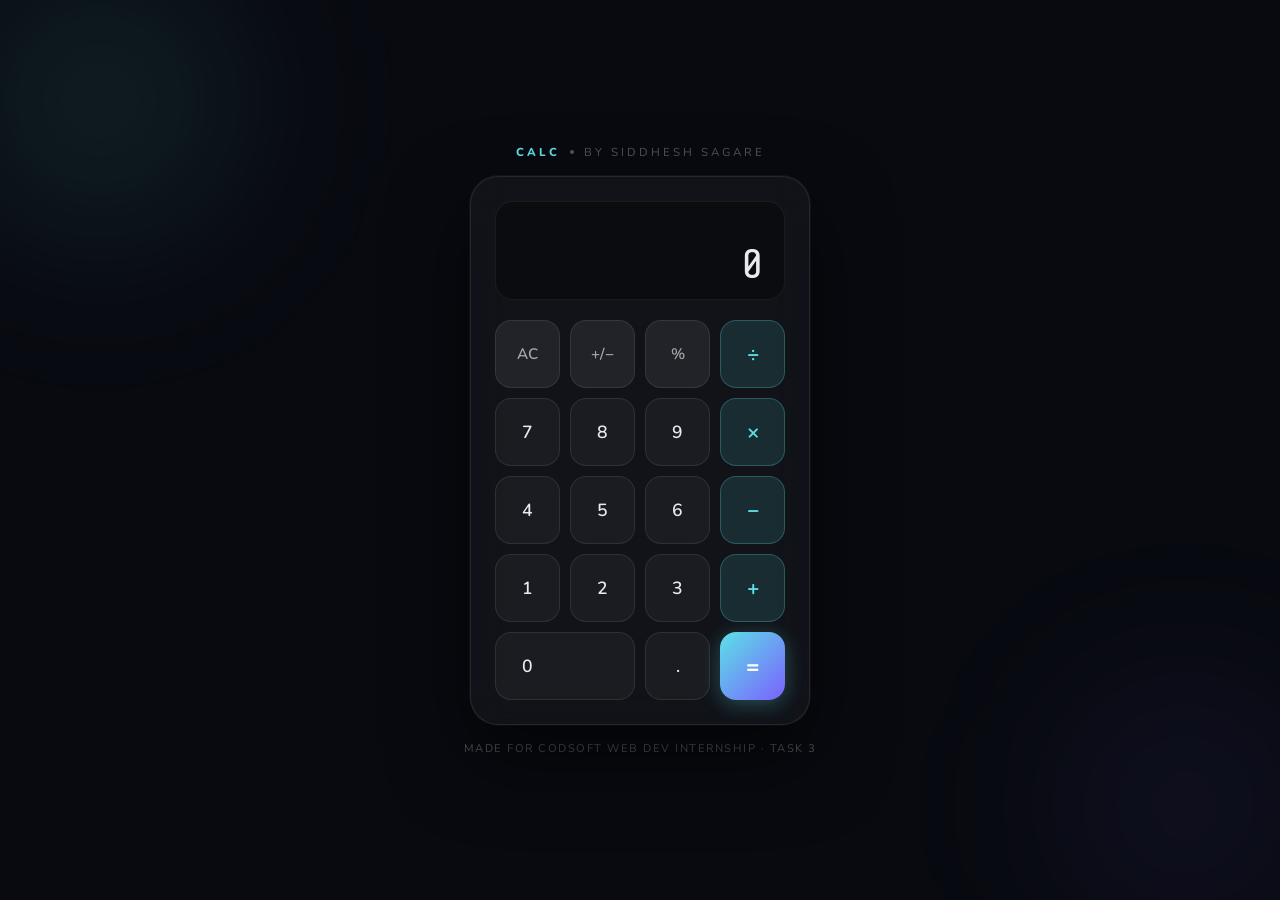
<file: Task3Calculator/index.html>
<!DOCTYPE html>
<html lang="en">
<head>
  <meta charset="UTF-8" />
  <meta name="viewport" content="width=device-width, initial-scale=1.0"/>
  <title>Calculator — Siddhesh Sagare</title>
  <link href="https://fonts.googleapis.com/css2?family=Nunito:wght@300;400;600;700;800&family=Share+Tech+Mono&display=swap" rel="stylesheet"/>
  <link rel="stylesheet" href="Calculatorstyle.css"/>
</head>
<body>

  <div class="bg-orb orb1"></div>
  <div class="bg-orb orb2"></div>

  <div class="wrapper">

    <!-- Header -->
    <div class="header">
      <span class="header-label">CALC</span>
      <span class="header-dot"></span>
      <span class="header-by">by Siddhesh Sagare</span>
    </div>

    <!-- Calculator Card -->
    <div class="calculator">

      <!-- Display -->
      <div class="display">
        <div class="display-expression" id="expression">&nbsp;</div>
        <div class="display-result" id="result">0</div>
      </div>

      <!-- Button Grid -->
      <div class="btn-grid">

        <!-- Row 1 -->
        <button class="btn btn-fn" data-action="clear">AC</button>
        <button class="btn btn-fn" data-action="sign">+/−</button>
        <button class="btn btn-fn" data-action="percent">%</button>
        <button class="btn btn-op" data-action="operator" data-value="÷">÷</button>

        <!-- Row 2 -->
        <button class="btn btn-num" data-action="number" data-value="7">7</button>
        <button class="btn btn-num" data-action="number" data-value="8">8</button>
        <button class="btn btn-num" data-action="number" data-value="9">9</button>
        <button class="btn btn-op" data-action="operator" data-value="×">×</button>

        <!-- Row 3 -->
        <button class="btn btn-num" data-action="number" data-value="4">4</button>
        <button class="btn btn-num" data-action="number" data-value="5">5</button>
        <button class="btn btn-num" data-action="number" data-value="6">6</button>
        <button class="btn btn-op" data-action="operator" data-value="−">−</button>

        <!-- Row 4 -->
        <button class="btn btn-num" data-action="number" data-value="1">1</button>
        <button class="btn btn-num" data-action="number" data-value="2">2</button>
        <button class="btn btn-num" data-action="number" data-value="3">3</button>
        <button class="btn btn-op" data-action="operator" data-value="+">+</button>

        <!-- Row 5 -->
        <button class="btn btn-num btn-zero" data-action="number" data-value="0">0</button>
        <button class="btn btn-num" data-action="decimal">.</button>
        <button class="btn btn-eq" data-action="equals">=</button>

      </div>
    </div>

    <!-- Footer -->
    <div class="footer">Made for CodSoft Web Dev Internship · Task 3</div>

  </div>

  <script src="Calculatorscript.js"></script>
</body>
</html>
</file>
<file: Task1Portfolio/style.css>
*, *::before, *::after { margin:0; padding:0; box-sizing:border-box; }

:root {
  --bg:       #0b0c10;
  --surface:  #111318;
  --card:     #161a22;
  --border:   #1f2531;
  --accent:   #5c8fe6;
  --accent2:  #1e62df;
  --text:     #e8eaf0;
  --muted:    #7a8299;
  --ff-head:  'Nunito', sans-serif;
  --ff-body:  'Raleway', sans-serif;
  --radius:   14px;
  --glow:     0 0 28px rgba(92,225,230,.18);
}

html { scroll-behavior: smooth; }
body {
  background: var(--bg);
  color: var(--text);
  font-family: var(--ff-body);
  font-size: 16px;
  line-height: 1.7;
  overflow-x: hidden;
}

::-webkit-scrollbar { width:6px; }
::-webkit-scrollbar-track { background:var(--bg); }
::-webkit-scrollbar-thumb { background:var(--border); border-radius:99px; }

nav {
  position: fixed; top:0; left:0; right:0; z-index:100;
  display: flex; align-items:center; justify-content:space-between;
  padding: 18px 6vw;
  background: rgba(11,12,16,.75);
  backdrop-filter: blur(18px);
  border-bottom: 1px solid var(--border);
}
.nav-logo {
  font-family: var(--ff-head);
  font-weight: 800;
  font-size: 1.15rem;
  letter-spacing: -.5px;
  color: var(--accent);
}
.nav-links { display:flex; gap:28px; list-style:none; }
.nav-links a {
  text-decoration:none;
  color: var(--muted);
  font-size:.875rem;
  font-weight:500;
  letter-spacing:.5px;
  transition: color .2s;
}
.nav-links a:hover { color:var(--accent); }

section { position:relative; z-index:1; padding: 100px 6vw; }
.section-label {
  font-family: var(--ff-head);
  font-size: .72rem;
  letter-spacing: 3px;
  text-transform: uppercase;
  color: var(--accent);
  margin-bottom: 12px;
}
.section-title {
  font-family: var(--ff-head);
  font-size: clamp(2rem, 4vw, 3rem);
  font-weight: 800;
  line-height: 1.1;
  margin-bottom: 48px;
}
.divider {
  width:48px; height:3px;
  background: linear-gradient(90deg, var(--accent), var(--accent2));
  border-radius:99px;
  margin-bottom:48px;
}

#hero {
  min-height: 100vh;
  display: flex; align-items:center;
  padding-top: 90px;
}
.hero-inner { max-width: 900px; }
.hero-greeting {
  font-size:.85rem;
  letter-spacing:3px;
  text-transform:uppercase;
  color:var(--accent);
  font-family:var(--ff-head);
  font-weight:600;
  margin-bottom:16px;
  opacity:0; animation: fadeUp .6s .1s forwards;
}
.hero-name {
  font-family: var(--ff-head);
  font-size: clamp(3rem, 9vw, 7rem);
  font-weight: 800;
  line-height: 1;
  letter-spacing: -3px;
  margin-bottom: 20px;
  opacity:0; animation: fadeUp .6s .2s forwards;
}
.hero-name span {
  background: linear-gradient(135deg, var(--accent) 0%, var(--accent2) 100%);
  -webkit-background-clip: text;
  -webkit-text-fill-color: transparent;
  background-clip: text;
}
.hero-tag {
  font-size: clamp(1rem, 2.5vw, 1.35rem);
  color: var(--muted);
  max-width:600px;
  margin-bottom:40px;
  font-weight:300;
  opacity:0; animation: fadeUp .6s .3s forwards;
}
.hero-tag em { color:var(--text); font-style:normal; font-weight:500; }
.hero-cta {
  display:flex; gap:16px; flex-wrap:wrap;
  opacity:0; animation: fadeUp .6s .4s forwards;
}
.btn {
  display:inline-flex; align-items:center; gap:8px;
  padding:13px 30px;
  border-radius:8px;
  font-family:var(--ff-head);
  font-size:.875rem;
  font-weight:700;
  letter-spacing:.5px;
  text-decoration:none;
  cursor:pointer;
  transition: transform .2s, box-shadow .2s;
}
.btn:hover { transform:translateY(-2px); }
.btn-primary {
  background: linear-gradient(135deg, var(--accent), var(--accent2));
  color:#000;
  box-shadow: 0 0 24px rgba(92,225,230,.3);
}
.btn-primary:hover { box-shadow: 0 0 36px rgba(92,225,230,.5); }
.btn-outline {
  border: 1.5px solid var(--border);
  color: var(--text);
}
.btn-outline:hover { border-color:var(--accent); color:var(--accent); }

#about { background: var(--surface); }
.about-grid {
  display: grid;
  grid-template-columns: 280px 1fr;
  gap: 60px;
  align-items: start;
}
.about-photo-wrap { position:relative; }
.about-photo {
  width:100%;
  aspect-ratio:3/4;
  border-radius:var(--radius);
  object-fit:cover;
  border:1px solid var(--border);
  display:block;
}
.photo-placeholder {
  width:100%;
  aspect-ratio:3/4;
  border-radius:var(--radius);
  background: var(--card);
  border:1px solid var(--border);
  display:flex; flex-direction:column;
  align-items:center; justify-content:center;
  gap:12px;
  color:var(--muted);
  font-size:.85rem;
}
.photo-placeholder svg { opacity:.3; }
.about-photo-badge {
  position:absolute; bottom:-16px; right:-16px;
  background: linear-gradient(135deg, var(--accent), var(--accent2));
  color:#000;
  font-family:var(--ff-head);
  font-weight:700;
  font-size:.78rem;
  letter-spacing:1px;
  padding:10px 16px;
  border-radius:8px;
}
.about-body h3 {
  font-family:var(--ff-head);
  font-size:1.5rem;
  font-weight:800;
  margin-bottom:20px;
  color:var(--text);
}
.about-body p {
  color:var(--muted);
  margin-bottom:16px;
  font-weight:300;
  font-size:.97rem;
}
.about-body p strong { color:var(--text); font-weight:500; }
.info-grid {
  display:grid; grid-template-columns:1fr 1fr;
  gap:12px 24px;
  margin-top:32px;
  padding:24px;
  background:var(--card);
  border:1px solid var(--border);
  border-radius:var(--radius);
}
.info-item { display:flex; flex-direction:column; gap:2px; }
.info-item .label {
  font-size:.7rem;
  letter-spacing:2px;
  text-transform:uppercase;
  color:var(--accent);
  font-weight:600;
}
.info-item .value { font-size:.9rem; color:var(--text); font-weight:400; }

.skills-grid {
  display:grid;
  grid-template-columns: repeat(auto-fill, minmax(160px, 1fr));
  gap:14px;
}
.skill-card {
  background:var(--card);
  border:1px solid var(--border);
  border-radius:var(--radius);
  padding:20px 18px;
  display:flex; align-items:center; gap:14px;
  transition: border-color .25s, box-shadow .25s, transform .25s;
  cursor:default;
}
.skill-card:hover {
  border-color:var(--accent);
  box-shadow:var(--glow);
  transform:translateY(-3px);
}
.skill-icon { font-size:1.5rem; flex-shrink:0; }
.skill-name {
  font-family:var(--ff-head);
  font-weight:700;
  font-size:.85rem;
  color:var(--text);
}

#projects { background:var(--surface); }
.projects-grid {
  display:grid;
  grid-template-columns: repeat(auto-fill, minmax(320px, 1fr));
  gap:24px;
}
.project-card {
  background:var(--card);
  border:1px solid var(--border);
  border-radius:var(--radius);
  overflow:hidden;
  transition: border-color .3s, box-shadow .3s, transform .3s;
  display:flex; flex-direction:column;
}
.project-card:hover {
  border-color:var(--accent);
  box-shadow: var(--glow), 0 20px 60px rgba(0,0,0,.4);
  transform: translateY(-6px);
}
.project-thumb {
  width:100%;
  height:180px;
  background: var(--surface);
  display:flex; align-items:center; justify-content:center;
  font-size:3rem;
  border-bottom:1px solid var(--border);
  position:relative; overflow:hidden;
}
.project-thumb::after {
  content:'';
  position:absolute; inset:0;
  background: linear-gradient(135deg, rgba(92,225,230,.07), rgba(123,97,255,.07));
}
.project-body { padding:24px; flex:1; display:flex; flex-direction:column; }
.project-tags { display:flex; flex-wrap:wrap; gap:6px; margin-bottom:12px; }
.tag {
  font-size:.68rem;
  letter-spacing:1px;
  text-transform:uppercase;
  font-weight:600;
  padding:3px 10px;
  border-radius:99px;
  border:1px solid var(--border);
  color:var(--muted);
}
.tag.accent { border-color:var(--accent); color:var(--accent); }
.tag.purple { border-color:var(--accent2); color:var(--accent2); }
.project-title {
  font-family:var(--ff-head);
  font-size:1.15rem;
  font-weight:800;
  margin-bottom:10px;
}
.project-desc {
  color:var(--muted);
  font-size:.875rem;
  font-weight:300;
  line-height:1.65;
  flex:1;
}
.project-link {
  display:inline-flex; align-items:center; gap:6px;
  margin-top:20px;
  color:var(--accent);
  font-family:var(--ff-head);
  font-size:.8rem;
  font-weight:700;
  letter-spacing:.5px;
  text-decoration:none;
  transition: gap .2s;
}
.project-link:hover { gap:10px; }
.project-link.local { color:var(--muted); cursor:default; }
.project-link.local:hover { gap:6px; }

#resume { text-align:center; }
.resume-box {
  max-width:520px;
  margin:0 auto;
  background:var(--card);
  border:1px solid var(--border);
  border-radius:var(--radius);
  padding:48px 40px;
  position:relative; overflow:hidden;
}
.resume-box::before {
  content:'';
  position:absolute; top:-80px; right:-80px;
  width:240px; height:240px;
  border-radius:50%;
  background: radial-gradient(circle, rgba(92,225,230,.1), transparent 70%);
  pointer-events:none;
}
.resume-icon { font-size:3rem; margin-bottom:16px; }
.resume-box h3 {
  font-family:var(--ff-head);
  font-size:1.5rem;
  font-weight:800;
  margin-bottom:12px;
}
.resume-box p {
  color:var(--muted);
  font-size:.9rem;
  margin-bottom:30px;
  font-weight:300;
}

#contact { background:var(--surface); }
.contact-grid {
  display:grid;
  grid-template-columns:1fr 1fr;
  gap:40px;
}
.contact-info h3 {
  font-family:var(--ff-head);
  font-size:1.2rem;
  font-weight:700;
  margin-bottom:24px;
}
.contact-item {
  display:flex; align-items:center; gap:14px;
  margin-bottom:20px;
  padding:18px 20px;
  background:var(--card);
  border:1px solid var(--border);
  border-radius:var(--radius);
  transition:border-color .2s;
}
.contact-item:hover { border-color:var(--accent); }
.contact-icon {
  font-size:1.3rem;
  width:40px; height:40px;
  display:flex; align-items:center; justify-content:center;
  background:var(--surface);
  border-radius:8px;
  flex-shrink:0;
}
.contact-detail .clabel { font-size:.7rem; letter-spacing:2px; text-transform:uppercase; color:var(--accent); font-weight:600; }
.contact-detail .cval { font-size:.9rem; color:var(--text); }
.contact-form { display:flex; flex-direction:column; gap:14px; }
.contact-form input,
.contact-form textarea {
  background:var(--card);
  border:1px solid var(--border);
  border-radius:10px;
  padding:14px 18px;
  color:var(--text);
  font-family:var(--ff-body);
  font-size:.9rem;
  outline:none;
  transition:border-color .2s;
}
.contact-form input:focus,
.contact-form textarea:focus { border-color:var(--accent); }
.contact-form textarea { resize:vertical; min-height:130px; }
.contact-form input::placeholder,
.contact-form textarea::placeholder { color:var(--muted); }

/* ── INTERNSHIP NOTE ─────────────────────────────────────── */
#internship-note {
  background: var(--bg);
  border-top: 1px solid var(--border);
}
.note-box {
  max-width: 820px;
  margin: 0 auto;
  background: var(--card);
  border: 1px solid var(--border);
  border-radius: var(--radius);
  padding: 48px 44px;
  position: relative;
  overflow: hidden;
}
.note-box::before {
  content: '';
  position: absolute; top:0; left:0;
  width:4px; height:100%;
  background: linear-gradient(180deg, var(--accent), var(--accent2));
  border-radius: 4px 0 0 4px;
}
.note-box::after {
  content: '';
  position: absolute; bottom:-60px; right:-60px;
  width:200px; height:200px;
  border-radius:50%;
  background: radial-gradient(circle, rgba(123,97,255,.08), transparent 70%);
  pointer-events:none;
}
.note-eyebrow {
  display: inline-flex; align-items:center; gap:8px;
  font-size:.7rem;
  letter-spacing:3px;
  text-transform:uppercase;
  color:var(--accent2);
  font-family:var(--ff-head);
  font-weight:700;
  margin-bottom:14px;
  padding:5px 14px;
  border:1px solid rgba(123,97,255,.3);
  border-radius:99px;
  background:rgba(123,97,255,.06);
}
.note-box h3 {
  font-family:var(--ff-head);
  font-size:1.3rem;
  font-weight:800;
  margin-bottom:18px;
  color:var(--text);
}
.note-box p {
  color:var(--muted);
  font-size:.93rem;
  font-weight:400;
  line-height:1.8;
  margin-bottom:14px;
}
.note-box p:last-child { margin-bottom:0; }
.note-box p strong { color:var(--text); font-weight:600; }

footer {
  position:relative; z-index:1;
  border-top:1px solid var(--border);
  padding:32px 6vw;
  display:flex; align-items:center; justify-content:space-between;
  flex-wrap:wrap; gap:16px;
}
.footer-copy { color:var(--muted); font-size:.8rem; }
.footer-copy span { color:var(--accent); }
.footer-links { display:flex; gap:20px; }
.footer-links a {
  color:var(--muted);
  font-size:.8rem;
  text-decoration:none;
  transition:color .2s;
}
.footer-links a:hover { color:var(--accent); }

@keyframes fadeUp {
  from { opacity:0; transform:translateY(24px); }
  to   { opacity:1; transform:translateY(0); }
}
@keyframes fadeIn {
  from { opacity:0; }
  to   { opacity:1; }
}

.reveal { opacity:1; transform:translateY(0); transition:opacity .6s, transform .6s; }
.js-loaded .reveal { opacity:0; transform:translateY(30px); }
.js-loaded .reveal.visible { opacity:1; transform:translateY(0); }

@media(max-width:768px){
  .about-grid { grid-template-columns:1fr; }
  .about-photo-wrap { max-width:240px; margin:0 auto; }
  .contact-grid { grid-template-columns:1fr; }
  .hero-deco { display:none; }
  nav .nav-links { gap:16px; }
  .info-grid { grid-template-columns:1fr; }
}
@media(max-width:520px){
  nav .nav-links { display:none; }
}
/* SOCIAL BUTTONS */
.contact-btn {
  display: flex;
  align-items: center;
  justify-content: center;
  gap: 10px;

  margin-top: 10px;
  padding: 14px;

  background: var(--card);
  border: 1px solid var(--border);
  border-radius: var(--radius);

  text-decoration: none;
  color: var(--text);
  font-weight: 600;
  font-size: 0.9rem;

  transition: all 0.25s ease;
}

.contact-btn:hover {
  border-color: var(--accent);
  color: var(--accent);
  transform: translateY(-2px);
}

/* LINKEDIN SPECIAL */
.contact-btn.linkedin:hover {
  border-color: #0a66c2;
  color: #0a66c2;
}
</file>
<file: Task2LandingPage/Landing-style.css>
*, *::before, *::after { margin:0; padding:0; box-sizing:border-box; }

:root {
  --white:   #ffffff;
  --black:   #0d0d0d;
  --off:     #f5f3ee;
  --yellow:  #FFE135;
  --pink:    #FF5FA0;
  --orange:  #FF6B2B;
  --blue:    #3B82FF;
  --teal:    #00C9A7;
  --purple:  #9B5FFF;
  --green:   #3ECF6E;
  --red:     #FF3B5C;
  --text:    #1a1a2e;
  --muted:   #6b6b80;
  --ff-head: 'Bebas Neue', sans-serif;
  --ff-body: 'Plus Jakarta Sans', sans-serif;
  --radius:  16px;
}

html { scroll-behavior: smooth; }
body {
  background: var(--off);
  color: var(--text);
  font-family: var(--ff-body);
  font-size: 16px;
  line-height: 1.7;
  overflow-x: hidden;
}

/* scrollbars */
::-webkit-scrollbar { width: 6px; }
::-webkit-scrollbar-track { background: var(--off); }
::-webkit-scrollbar-thumb { background: var(--orange); border-radius: 99px; }

/* reusable */
.section-eyebrow {
  font-family: var(--ff-body);
  font-size: .72rem;
  font-weight: 700;
  letter-spacing: 3px;
  text-transform: uppercase;
  color: var(--orange);
  margin-bottom: 10px;
}
.section-heading {
  font-family: var(--ff-head);
  font-size: clamp(2.4rem, 5vw, 4rem);
  line-height: 1.05;
  letter-spacing: 1px;
  color: var(--black);
  margin-bottom: 24px;
}
.section-heading span {
  -webkit-text-stroke: 2px var(--black);
  color: transparent;
}

.btn {
  display: inline-flex; align-items: center; gap: 8px;
  padding: 14px 32px;
  border-radius: 8px;
  font-family: var(--ff-body);
  font-size: .9rem;
  font-weight: 700;
  text-decoration: none;
  cursor: pointer;
  border: 2.5px solid var(--black);
  transition: transform .2s, box-shadow .2s;
}
.btn:hover { transform: translate(-3px, -3px); box-shadow: 4px 4px 0 var(--black); }
.btn-fill { background: var(--yellow); color: var(--black); }
.btn-ghost { background: transparent; color: var(--black); }
.btn-full { width: 100%; justify-content: center; background: var(--orange); border-color: var(--black); color: var(--white); }
.btn-full:hover { box-shadow: 5px 5px 0 var(--black); }

/* nav */
nav {
  position: fixed; top: 0; left: 0; right: 0; z-index: 100;
  display: flex; align-items: center; justify-content: space-between;
  padding: 16px 6vw;
  background: rgba(245, 243, 238, 0.88);
  backdrop-filter: blur(16px);
  border-bottom: 2px solid var(--black);
}
.nav-logo {
  font-family: var(--ff-head);
  font-size: 1.6rem;
  letter-spacing: 2px;
  color: var(--black);
  line-height: 1;
}
.nav-logo span { color: var(--orange); }
.nav-links { display: flex; gap: 32px; list-style: none; }
.nav-links a {
  text-decoration: none;
  color: var(--text);
  font-size: .85rem;
  font-weight: 600;
  letter-spacing: .5px;
  text-transform: uppercase;
  transition: color .2s;
}
.nav-links a:hover { color: var(--orange); }
.nav-cta {
  display: inline-block;
  padding: 9px 22px;
  background: var(--black);
  color: var(--yellow);
  font-family: var(--ff-body);
  font-size: .8rem;
  font-weight: 700;
  text-decoration: none;
  border-radius: 6px;
  letter-spacing: .5px;
  text-transform: uppercase;
  transition: transform .2s, box-shadow .2s;
}
.nav-cta:hover { transform: translate(-2px, -2px); box-shadow: 3px 3px 0 var(--orange); }

/* hero */
#hero {
  min-height: 100vh;
  display: flex; flex-direction: column;
  justify-content: center;
  padding: 120px 6vw 0;
  position: relative;
  overflow: hidden;
  background: var(--off);
}

/* animated blobs */
.hero-bg-blobs { position: absolute; inset: 0; pointer-events: none; z-index: 0; }
.blob {
  position: absolute;
  border-radius: 50%;
  filter: blur(70px);
  opacity: .35;
  animation: blobFloat 8s ease-in-out infinite;
}
.blob-1 { width: 480px; height: 480px; background: var(--yellow); top: -100px; right: -80px; animation-delay: 0s; }
.blob-2 { width: 320px; height: 320px; background: var(--pink); bottom: 80px; left: -60px; animation-delay: 2.5s; }
.blob-3 { width: 260px; height: 260px; background: var(--teal); top: 40%; right: 20%; animation-delay: 5s; }
@keyframes blobFloat {
  0%, 100% { transform: translateY(0) scale(1); }
  50% { transform: translateY(-30px) scale(1.05); }
}

.hero-content { position: relative; z-index: 1; max-width: 900px; }
.hero-title {
  display: flex; flex-direction: column;
  line-height: 1;
  margin-bottom: 24px;
}
.hero-mascot {
  display: flex;
  justify-content: center;
  margin-bottom: 20px;
}

.hero-mascot img {
  width: 120px;
  height: 120px;
  object-fit: cover;
  border-radius: 50%; /* to make it circular */
  border: 4px solid white;
  box-shadow: 0 10px 25px rgba(0,0,0,0.2);
}
.hero-title .line-1 {
  font-family: var(--ff-head);
  font-size: clamp(5rem, 14vw, 11rem);
  letter-spacing: 2px;
  color: var(--black);
  -webkit-text-stroke: 0;
  opacity: 0;
  animation: slideUp .5s .15s forwards;
}
.hero-title .line-2 {
  font-family: var(--ff-head);
  font-size: clamp(5rem, 14vw, 11rem);
  letter-spacing: 2px;
  color: transparent;
  -webkit-text-stroke: 3px var(--black);
  opacity: 0;
  animation: slideUp .5s .25s forwards;
}
.hero-title .line-3 {
  font-family: var(--ff-head);
  font-size: clamp(3rem, 7vw, 5.5rem);
  letter-spacing: 2px;
  color: var(--orange);
  opacity: 0;
  animation: slideUp .5s .35s forwards;
}
.hero-title .line-3 em {
  font-style: italic;
  font-family: 'Plus Jakarta Sans', sans-serif;
  font-size: 60%;
  font-weight: 300;
  color: var(--text);
  letter-spacing: 0;
}
.hero-sub {
  font-size: clamp(.95rem, 1.8vw, 1.15rem);
  color: var(--muted);
  max-width: 540px;
  margin-bottom: 36px;
  font-weight: 400;
  opacity: 0;
  animation: slideUp .5s .45s forwards;
}
.hero-sub strong { color: var(--text); font-weight: 700; }
.hero-sub em { color: var(--orange); font-style: italic; }
.hero-actions {
  display: flex; gap: 14px; flex-wrap: wrap;
  opacity: 0;
  animation: slideUp .5s .55s forwards;
}

/* ticker */
.hero-ticker {
  position: relative; z-index: 1;
  width: 100vw;
  margin-left: -6vw;
  margin-top: 60px;
  padding: 16px 0;
  background: var(--black);
  border-top: 2px solid var(--black);
  overflow: hidden;
}
.ticker-track {
  display: flex; gap: 40px; align-items: center;
  width: max-content;
  animation: ticker 18s linear infinite;
  white-space: nowrap;
}
.ticker-track span {
  font-family: var(--ff-head);
  font-size: 1.1rem;
  letter-spacing: 2px;
  color: var(--yellow);
}
@keyframes ticker { from { transform: translateX(0); } to { transform: translateX(-50%); } }

/* about */
#about {
  display: grid;
  grid-template-columns: 380px 1fr;
  gap: 80px;
  align-items: center;
  padding: 100px 6vw;
  background: var(--white);
  border-top: 3px solid var(--black);
  border-bottom: 3px solid var(--black);
}
.about-img-wrap {
  position: relative;
  width: 320px;
}
.about-img {
  width: 100%;
  aspect-ratio: 3/4;
  object-fit: cover;
  border-radius: var(--radius);
  border: 3px solid var(--black);
  display: block;
}
.img-badge {
  position: absolute; bottom: -18px; right: -18px;
  background: var(--yellow);
  border: 3px solid var(--black);
  border-radius: 10px;
  padding: 10px 18px;
  font-family: var(--ff-head);
  font-size: 1rem;
  letter-spacing: 1px;
  color: var(--black);
  font-weight: 400;
}
.img-deco-ring {
  position: absolute; top: -16px; left: -16px;
  width: 100%; height: 100%;
  border: 3px solid var(--pink);
  border-radius: var(--radius);
  z-index: -1;
}
.about-text {
  color: var(--muted);
  margin-bottom: 14px;
  font-weight: 400;
  font-size: .96rem;
}
.about-text strong { color: var(--text); font-weight: 700; }
.about-text em { font-style: italic; color: var(--orange); }
.about-stats {
  display: flex; gap: 32px;
  margin-top: 36px;
  padding-top: 28px;
  border-top: 2px solid #eee;
}
.stat { display: flex; flex-direction: column; gap: 2px; }
.stat-num {
  font-family: var(--ff-head);
  font-size: 2.4rem;
  color: var(--orange);
  line-height: 1;
  letter-spacing: 1px;
}
.stat-label { font-size: .78rem; font-weight: 600; color: var(--muted); letter-spacing: .5px; text-transform: uppercase; }

/* Work */
#work {
  padding: 100px 6vw;
  background: var(--black);
  border-top: 3px solid var(--black);
}
#work .section-eyebrow { color: var(--yellow); }
#work .section-heading { color: var(--white); }
#work .section-heading span { -webkit-text-stroke-color: var(--white); }
.work-header { margin-bottom: 48px; }

.work-grid { display: grid; grid-template-columns: 1fr 1fr; gap: 20px; }
.work-card {
  display: flex; flex-direction: column;
  border: 2px solid rgba(255,255,255,.12);
  border-radius: var(--radius);
  padding: 32px 28px;
  text-decoration: none;
  color: var(--white);
  position: relative;
  overflow: hidden;
  transition: transform .25s, box-shadow .25s, border-color .25s;
  cursor: pointer;
}
.work-card:hover { transform: translate(-4px, -4px); box-shadow: 6px 6px 0 var(--yellow); border-color: var(--yellow); }
.wc-orange { background: linear-gradient(135deg, #ff6b2b22, #ff3b5c11); }
.wc-purple { background: linear-gradient(135deg, #9b5fff22, #3b82ff11); }
.wc-red    { background: linear-gradient(135deg, #ff3b5c22, #ff5fa011); }
.wc-teal   { background: linear-gradient(135deg, #00c9a722, #3ecf6e11); }

.wc-number {
  font-family: var(--ff-head);
  font-size: 3.5rem;
  line-height: 1;
  color: rgba(255,255,255,.1);
  margin-bottom: 8px;
  letter-spacing: 2px;
}
.wc-emoji { font-size: 2rem; margin-bottom: 14px; }
.wc-body { flex: 1; }
.wc-body h3 {
  font-family: var(--ff-head);
  font-size: 1.5rem;
  letter-spacing: 1px;
  margin-bottom: 8px;
  color: var(--white);
}
.wc-body p { font-size: .875rem; color: rgba(255,255,255,.65); line-height: 1.6; }
.wc-body p em { color: rgba(255,255,255,.5); font-style: italic; }
.wc-tags { display: flex; gap: 8px; flex-wrap: wrap; margin-top: 14px; }
.wc-tags span {
  font-size: .68rem;
  font-weight: 700;
  letter-spacing: 1px;
  text-transform: uppercase;
  padding: 3px 10px;
  border: 1px solid rgba(255,255,255,.2);
  border-radius: 99px;
  color: rgba(255,255,255,.6);
}
.wc-arrow {
  position: absolute; top: 24px; right: 24px;
  font-size: 1.4rem;
  color: var(--yellow);
  font-weight: 700;
  transition: transform .2s;
}
.work-card:hover .wc-arrow { transform: translate(3px, -3px); }

/* skills */
#skills {
  padding: 100px 6vw;
  background: var(--off);
  border-top: 3px solid var(--black);
  border-bottom: 3px solid var(--black);
}
.skills-wrap {
  display: flex; flex-wrap: wrap; gap: 14px;
  justify-content: center;
}
.skill-pill {
  display: inline-flex; align-items: center; gap: 8px;
  padding: 12px 22px;
  border: 2.5px solid var(--black);
  border-radius: 99px;
  font-weight: 700;
  font-size: .9rem;
  transition: transform .2s, box-shadow .2s;
  cursor: default;
}
.skill-pill:hover { transform: translate(-2px, -2px); box-shadow: 4px 4px 0 var(--black); }
.sp-yellow { background: var(--yellow); }
.sp-pink   { background: var(--pink);   color: var(--white); }
.sp-orange { background: var(--orange); color: var(--white); }
.sp-green  { background: var(--green); }
.sp-blue   { background: var(--blue);   color: var(--white); }
.sp-purple { background: var(--purple); color: var(--white); }
.sp-teal   { background: var(--teal);   color: var(--white); }

/* contact */
#contact {
  padding: 100px 6vw;
  background: var(--white);
}
.contact-inner {
  display: grid;
  grid-template-columns: 1fr 1.2fr;
  gap: 80px;
  align-items: start;
}
.contact-heading {
  font-family: var(--ff-head);
  font-size: clamp(2.8rem, 6vw, 5rem);
  line-height: 1.05;
  letter-spacing: 1px;
  color: var(--black);
  margin-bottom: 36px;
}
.contact-heading span {
  color: transparent;
  -webkit-text-stroke: 3px var(--black);
}
.contact-details { display: flex; flex-direction: column; gap: 18px; }
.cd-item {
  display: flex; align-items: center; gap: 14px;
  padding: 16px 20px;
  background: var(--off);
  border: 2px solid var(--black);
  border-radius: 10px;
  transition: transform .2s, box-shadow .2s;
}
.cd-item:hover { transform: translate(-3px, -3px); box-shadow: 4px 4px 0 var(--black); }
.cd-icon { font-size: 1.3rem; }
.cd-label { display: block; font-size: .7rem; font-weight: 700; text-transform: uppercase; letter-spacing: 1.5px; color: var(--orange); }
.cd-val { font-size: .9rem; font-weight: 500; color: var(--text); }
.cd-link { text-decoration: none; color: var(--text); transition: color .2s; }
.cd-link:hover { color: var(--orange); }

.contact-form { display: flex; flex-direction: column; gap: 16px; }
.form-row { display: grid; grid-template-columns: 1fr 1fr; gap: 16px; }
.form-group { display: flex; flex-direction: column; gap: 6px; }
.form-group label { font-size: .78rem; font-weight: 700; text-transform: uppercase; letter-spacing: 1px; color: var(--text); }
.form-group input,
.form-group textarea {
  background: var(--off);
  border: 2.5px solid var(--black);
  border-radius: 10px;
  padding: 14px 16px;
  font-family: var(--ff-body);
  font-size: .9rem;
  color: var(--text);
  outline: none;
  transition: border-color .2s, box-shadow .2s;
}
.form-group input:focus,
.form-group textarea:focus { border-color: var(--orange); box-shadow: 3px 3px 0 var(--orange); }
.form-group input::placeholder,
.form-group textarea::placeholder { color: #aaa; }
.form-group textarea { resize: vertical; min-height: 140px; }

/* footer */
footer {
  background: var(--black);
  border-top: 3px solid var(--yellow);
  padding: 40px 6vw;
}
.footer-inner {
  display: flex; align-items: flex-start; justify-content: space-between;
  flex-wrap: wrap; gap: 32px;
}
.footer-logo {
  font-family: var(--ff-head);
  font-size: 2rem;
  color: var(--white);
  letter-spacing: 2px;
  line-height: 1;
  margin-bottom: 8px;
}
.footer-logo span { color: var(--yellow); }
.footer-left p { font-size: .82rem; color: rgba(255,255,255,.45); margin-bottom: 4px; }
.footer-copy { margin-top: 8px !important; }
.footer-links { display: flex; flex-direction: column; gap: 10px; }
.footer-links a {
  color: rgba(255,255,255,.55);
  text-decoration: none;
  font-size: .85rem;
  font-weight: 500;
  transition: color .2s;
}
.footer-links a:hover { color: var(--yellow); }
.footer-badge {
  display: flex; flex-direction: column; gap: 4px;
  padding: 16px 24px;
  border: 2px solid rgba(255,255,255,.1);
  border-radius: 10px;
  align-self: flex-start;
}
.footer-badge span { font-size: .7rem; text-transform: uppercase; letter-spacing: 2px; color: rgba(255,255,255,.35); }
.footer-badge strong { font-size: .95rem; color: var(--yellow); }

/* animations */
@keyframes slideUp {
  from { opacity: 0; transform: translateY(28px); }
  to   { opacity: 1; transform: translateY(0); }
}
@keyframes slideDown {
  from { opacity: 0; transform: translateY(-16px); }
  to   { opacity: 1; transform: translateY(0); }
}

/* scroll reveal */
.reveal { opacity: 1; transform: translateY(0); transition: opacity .55s, transform .55s; }
.js-ready .reveal { opacity: 0; transform: translateY(28px); }
.js-ready .reveal.in { opacity: 1; transform: translateY(0); }

/* responsive */
@media(max-width: 900px) {
  #about { grid-template-columns: 1fr; gap: 48px; }
  .about-left { display: flex; justify-content: center; }
  .contact-inner { grid-template-columns: 1fr; gap: 48px; }
  .work-grid { grid-template-columns: 1fr; }
}
@media(max-width: 640px) {
  .nav-links { display: none; }
  .hero-title .line-1,
  .hero-title .line-2 { font-size: clamp(3.5rem, 18vw, 7rem); }
  .form-row { grid-template-columns: 1fr; }
  .footer-inner { flex-direction: column; }
}
/* Elephant mascot */

#hero {
  position: relative;
}

.hero-mascot {
  position: absolute;
  right: 8%;
  top: 50%;
  transform: translateY(-50%);
}

.hero-mascot img {
  width: 280px;
  height: 280px;
  object-fit: cover;
  border-radius: 50%;
  border: 6px solid white;
  box-shadow: 0 20px 40px rgba(0,0,0,0.25);
}

.hero-content {
  max-width: 55%;
}
@media (max-width: 768px) {

  .hero-mascot {
    position: static;          /* to remove absolute */
    transform: none;
    margin: 20px auto;
    display: flex;
    justify-content: center;
  }

  .hero-mascot img {
    width: 160px;
    height: 160px;
  }

  .hero-content {
    max-width: 100%;
    text-align: center;
  }
}
</file>
<file: Task3Calculator/Calculatorstyle.css>
*, *::before, *::after { margin: 0; padding: 0; box-sizing: border-box; }

:root {
  --bg:         #080a10;
  --glass:      rgba(255, 255, 255, 0.04);
  --glass-border: rgba(255, 255, 255, 0.09);
  --glass-hover:  rgba(255, 255, 255, 0.08);
  --accent:     #5ce1e6;
  --accent2:    #7b61ff;
  --op-bg:      rgba(92, 225, 230, 0.12);
  --op-border:  rgba(92, 225, 230, 0.25);
  --op-color:   #5ce1e6;
  --eq-bg:      linear-gradient(135deg, #5ce1e6, #7b61ff);
  --fn-bg:      rgba(255, 255, 255, 0.07);
  --fn-color:   rgba(255, 255, 255, 0.6);
  --num-bg:     rgba(255, 255, 255, 0.04);
  --num-color:  #e8eaf0;
  --display-bg: rgba(0, 0, 0, 0.3);
  --text:       #e8eaf0;
  --muted:      rgba(255,255,255,0.3);
  --ff-display: 'Share Tech Mono', monospace;
  --ff-ui:      'Nunito', sans-serif;
  --radius-card: 28px;
  --radius-btn:  16px;
  --shadow:     0 32px 80px rgba(0, 0, 0, 0.6), 0 0 0 1px rgba(255,255,255,0.05);
}

/* ── BASE ────────────────────────────────────────────────── */
html, body {
  height: 100%;
  font-family: var(--ff-ui);
  background: var(--bg);
  color: var(--text);
  overflow: hidden;
}

/* ── BACKGROUND ORBS ─────────────────────────────────────── */
.bg-orb {
  position: fixed;
  border-radius: 50%;
  filter: blur(80px);
  pointer-events: none;
  z-index: 0;
}
.orb1 {
  width: 400px; height: 400px;
  background: radial-gradient(circle, rgba(92,225,230,0.15), transparent 70%);
  top: -100px; left: -100px;
  animation: drift1 8s ease-in-out infinite alternate;
}
.orb2 {
  width: 350px; height: 350px;
  background: radial-gradient(circle, rgba(123,97,255,0.12), transparent 70%);
  bottom: -80px; right: -80px;
  animation: drift2 10s ease-in-out infinite alternate;
}
@keyframes drift1 {
  from { transform: translate(0, 0); }
  to   { transform: translate(40px, 30px); }
}
@keyframes drift2 {
  from { transform: translate(0, 0); }
  to   { transform: translate(-30px, -40px); }
}

/* ── WRAPPER ─────────────────────────────────────────────── */
.wrapper {
  position: relative; z-index: 1;
  height: 100%;
  display: flex;
  flex-direction: column;
  align-items: center;
  justify-content: center;
  gap: 16px;
  padding: 20px;
}

/* ── HEADER ──────────────────────────────────────────────── */
.header {
  display: flex;
  align-items: center;
  gap: 10px;
  font-family: var(--ff-ui);
  font-size: 0.72rem;
  letter-spacing: 3px;
  text-transform: uppercase;
}
.header-label {
  font-weight: 800;
  color: var(--accent);
}
.header-dot {
  width: 4px; height: 4px;
  border-radius: 50%;
  background: var(--muted);
}
.header-by {
  color: var(--muted);
  font-weight: 400;
}

/* ── CALCULATOR CARD ─────────────────────────────────────── */
.calculator {
  background: var(--glass);
  border: 1px solid var(--glass-border);
  border-radius: var(--radius-card);
  padding: 24px;
  width: 340px;
  box-shadow: var(--shadow);
  backdrop-filter: blur(20px);
  -webkit-backdrop-filter: blur(20px);
  animation: slideUp 0.5s cubic-bezier(0.34, 1.56, 0.64, 1) forwards;
}
@keyframes slideUp {
  from { opacity: 0; transform: translateY(40px) scale(0.95); }
  to   { opacity: 1; transform: translateY(0) scale(1); }
}

/* ── DISPLAY ─────────────────────────────────────────────── */
.display {
  background: var(--display-bg);
  border: 1px solid rgba(255,255,255,0.06);
  border-radius: 18px;
  padding: 18px 22px 14px;
  margin-bottom: 20px;
  min-height: 96px;
  display: flex;
  flex-direction: column;
  align-items: flex-end;
  justify-content: flex-end;
  gap: 4px;
  overflow: hidden;
}
.display-expression {
  font-family: var(--ff-display);
  font-size: 0.85rem;
  color: var(--muted);
  min-height: 20px;
  text-align: right;
  word-break: break-all;
  transition: all 0.2s;
  letter-spacing: 1px;
}
.display-result {
  font-family: var(--ff-display);
  font-size: 2.6rem;
  font-weight: 400;
  color: var(--text);
  text-align: right;
  word-break: break-all;
  line-height: 1;
  transition: all 0.15s;
  letter-spacing: -1px;
}
.display-result.small { font-size: 1.8rem; }
.display-result.pop {
  animation: pop 0.15s ease;
}
@keyframes pop {
  0%   { transform: scale(1); }
  50%  { transform: scale(1.04); }
  100% { transform: scale(1); }
}

/* ── BUTTON GRID ─────────────────────────────────────────── */
.btn-grid {
  display: grid;
  grid-template-columns: repeat(4, 1fr);
  gap: 10px;
}

/* ── BASE BUTTON ─────────────────────────────────────────── */
.btn {
  border: 1px solid var(--glass-border);
  border-radius: var(--radius-btn);
  font-family: var(--ff-ui);
  font-size: 1.1rem;
  font-weight: 600;
  cursor: pointer;
  padding: 0;
  height: 68px;
  display: flex;
  align-items: center;
  justify-content: center;
  position: relative;
  overflow: hidden;
  transition: transform 0.1s, box-shadow 0.2s, background 0.2s, border-color 0.2s;
  user-select: none;
  -webkit-tap-highlight-color: transparent;
}

/* ripple */
.btn::after {
  content: '';
  position: absolute;
  inset: 0;
  background: rgba(255,255,255,0.08);
  opacity: 0;
  transition: opacity 0.2s;
  border-radius: inherit;
}
.btn:hover::after { opacity: 1; }
.btn:active { transform: scale(0.93); }
.btn:active::after { opacity: 0.15; }

/* ── NUMBER BUTTONS ──────────────────────────────────────── */
.btn-num {
  background: var(--num-bg);
  color: var(--num-color);
}
.btn-num:hover {
  background: var(--glass-hover);
  border-color: rgba(255,255,255,0.15);
}

/* ── FUNCTION BUTTONS (AC, +/−, %) ──────────────────────── */
.btn-fn {
  background: var(--fn-bg);
  color: var(--fn-color);
  font-size: 0.95rem;
}
.btn-fn:hover {
  background: rgba(255,255,255,0.12);
  color: #fff;
  border-color: rgba(255,255,255,0.2);
}

/* ── OPERATOR BUTTONS ────────────────────────────────────── */
.btn-op {
  background: var(--op-bg);
  border-color: var(--op-border);
  color: var(--op-color);
  font-size: 1.3rem;
  font-weight: 700;
}
.btn-op:hover {
  background: rgba(92,225,230,0.2);
  border-color: rgba(92,225,230,0.4);
  box-shadow: 0 0 16px rgba(92,225,230,0.2);
}
.btn-op.active {
  background: var(--accent);
  color: #000;
  border-color: var(--accent);
  box-shadow: 0 0 20px rgba(92,225,230,0.4);
}

/* ── EQUALS BUTTON ───────────────────────────────────────── */
.btn-eq {
  background: var(--eq-bg);
  border: none;
  color: #fff;
  font-size: 1.4rem;
  font-weight: 800;
  box-shadow: 0 4px 20px rgba(92,225,230,0.3);
}
.btn-eq:hover {
  box-shadow: 0 6px 28px rgba(92,225,230,0.5);
  filter: brightness(1.1);
}
.btn-eq:active { transform: scale(0.91); }

/* ── ZERO BUTTON (spans 2 cols) ──────────────────────────── */
.btn-zero {
  grid-column: span 2;
  justify-content: flex-start;
  padding-left: 26px;
}

/* ── FOOTER ──────────────────────────────────────────────── */
.footer {
  font-size: 0.7rem;
  color: var(--muted);
  letter-spacing: 1.5px;
  text-transform: uppercase;
  font-family: var(--ff-ui);
}

/* ── KEYBOARD HINT ───────────────────────────────────────── */
.key-hint {
  position: fixed;
  bottom: 16px;
  left: 50%;
  transform: translateX(-50%);
  font-size: 0.65rem;
  color: rgba(255,255,255,0.15);
  letter-spacing: 1px;
  text-transform: uppercase;
  font-family: var(--ff-ui);
}

/* ── RESPONSIVE ──────────────────────────────────────────── */
@media (max-width: 380px) {
  .calculator { width: 300px; padding: 18px; }
  .btn { height: 60px; font-size: 1rem; }
  .display-result { font-size: 2.2rem; }
}
@media (max-height: 680px) {
  .wrapper { gap: 10px; }
  .btn { height: 56px; }
  .display { min-height: 80px; }
}
</file>
